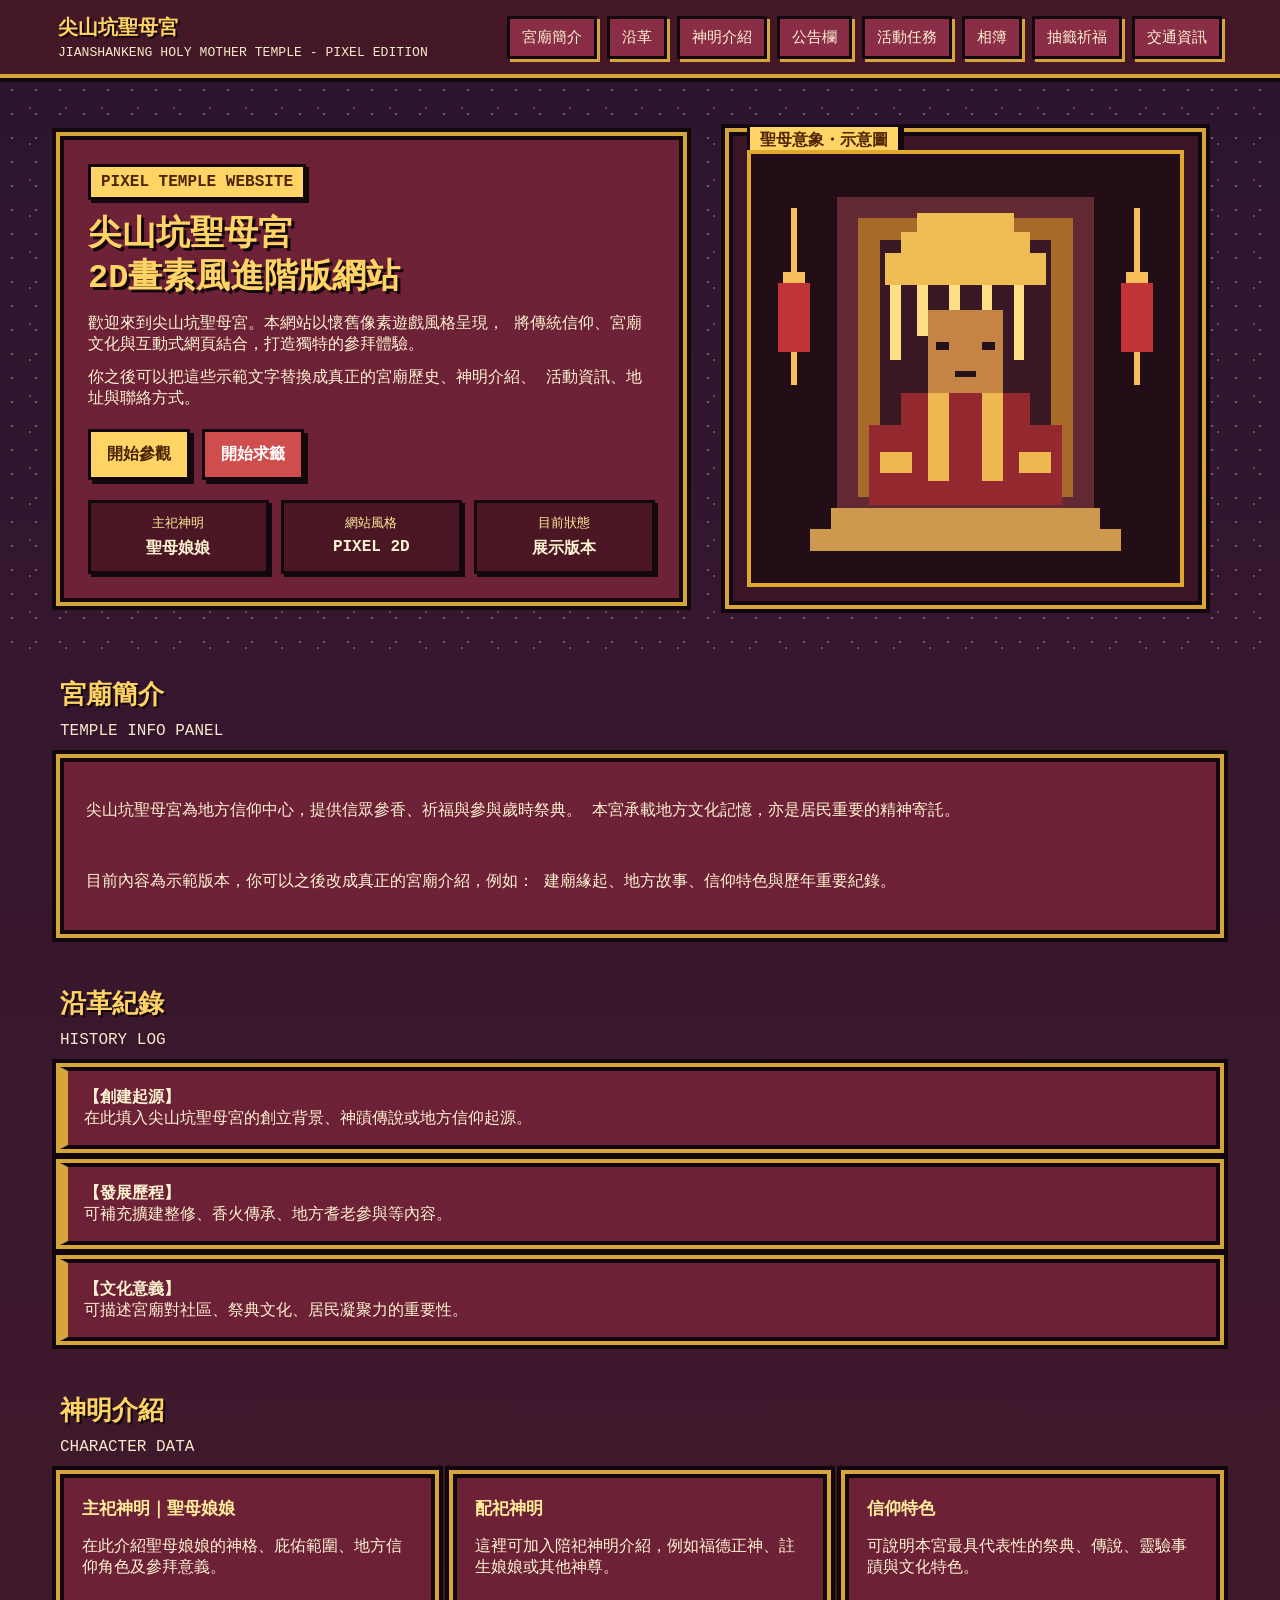
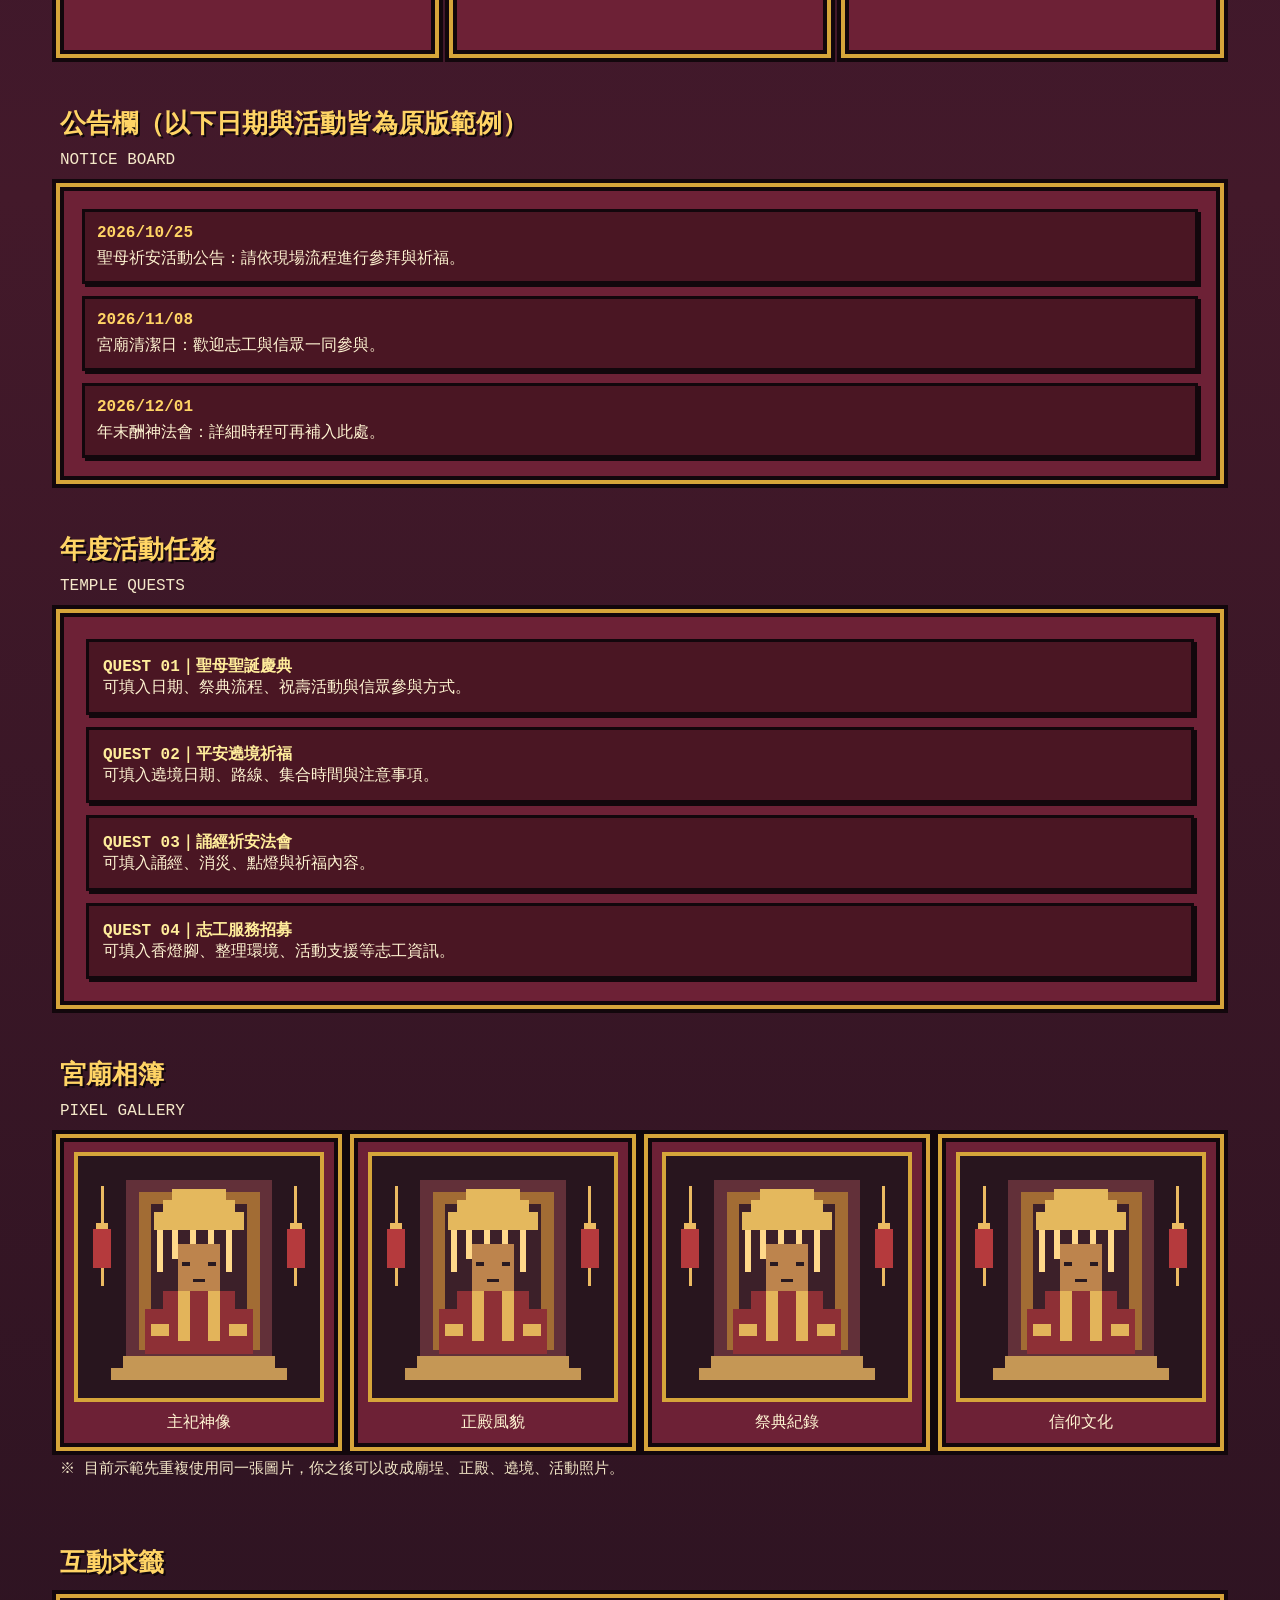
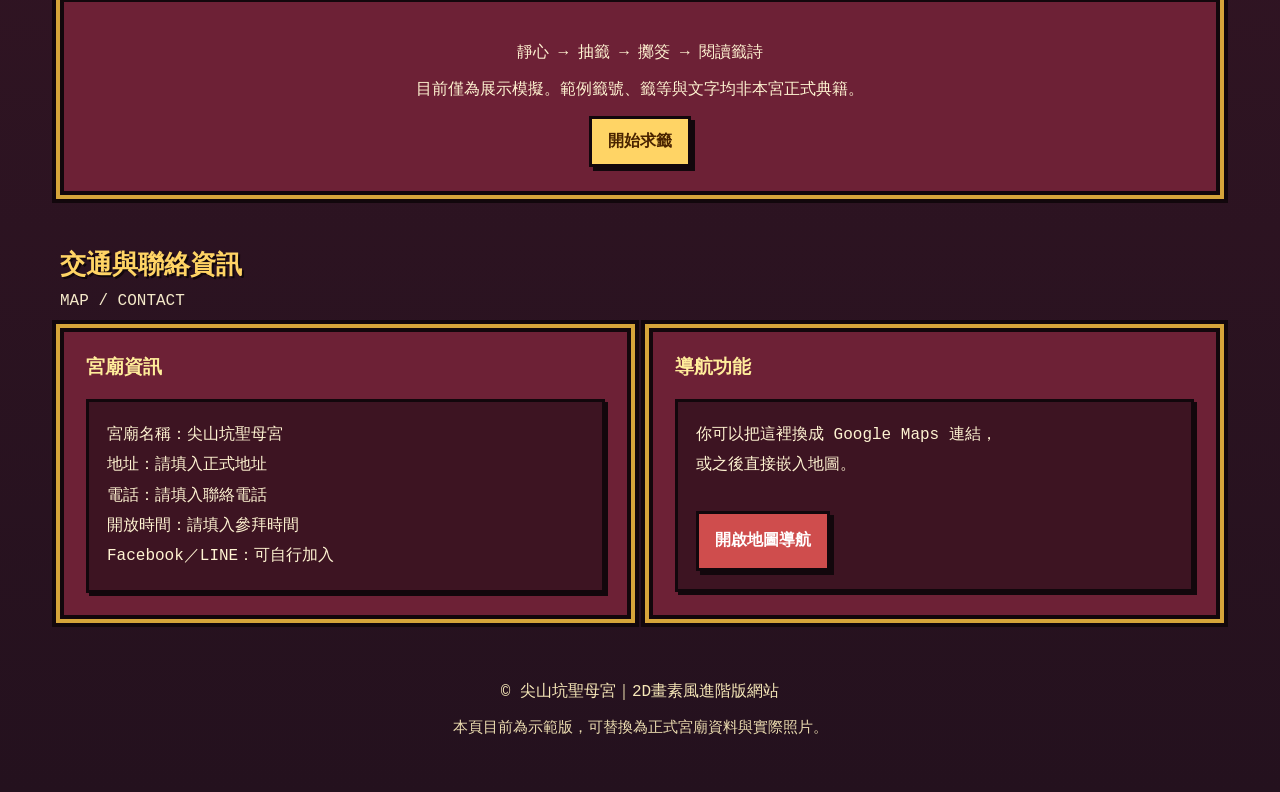
<file: temple-website/index.html>
<!DOCTYPE html>
<html lang="zh-Hant">
<head>
  <meta charset="UTF-8" />
  <meta name="viewport" content="width=device-width, initial-scale=1.0" />
  <title>尖山坑聖母宮｜2D畫素風進階版網站</title>
  <style>
    :root {
      --bg: #1f1020;
      --bg2: #341626;
      --panel: #6d2136;
      --panel2: #4a1623;
      --gold: #ffd465;
      --gold2: #d6a53a;
      --light: #fff4d2;
      --accent: #ffed9b;
      --danger: #cf4d4d;
      --green: #74c27f;
      --shadow: #12070c;
      --sky: #5a2342;
    }

    * {
      box-sizing: border-box;
      image-rendering: pixelated;
      scroll-behavior: smooth;
    }

    body {
      margin: 0;
      color: var(--light);
      font-family: "Courier New", monospace;
      background:
        linear-gradient(to bottom, #2b1430 0%, #43192a 45%, #24111e 100%);
      overflow-x: hidden;
    }

    body::before {
      content: "";
      position: fixed;
      inset: 0;
      pointer-events: none;
      background:
        linear-gradient(rgba(255,255,255,0.03) 50%, transparent 50%);
      background-size: 100% 4px;
      opacity: 0.22;
      z-index: 999;
    }

    a {
      color: inherit;
      text-decoration: none;
    }

    img {
      display: block;
      max-width: 100%;
    }

    .pixel-box {
      border: 4px solid var(--shadow);
      box-shadow:
        0 0 0 4px var(--gold2),
        0 0 0 8px var(--shadow);
      background: var(--panel);
    }

    .pixel-btn {
      display: inline-block;
      background: var(--gold);
      color: #492300;
      border: 3px solid var(--shadow);
      box-shadow: 4px 4px 0 var(--shadow);
      padding: 12px 16px;
      font-weight: bold;
      cursor: pointer;
      transition: transform 0.08s ease;
    }

    .pixel-btn:hover {
      transform: translate(-1px, -1px);
    }

    .pixel-btn.red {
      background: var(--danger);
      color: white;
    }

    .pixel-btn.green {
      background: var(--green);
      color: #11240f;
    }

    .topbar {
      position: sticky;
      top: 0;
      z-index: 50;
      background: #441726;
      border-bottom: 4px solid var(--gold2);
      box-shadow: 0 4px 0 var(--shadow);
    }

    .nav {
      max-width: 1200px;
      margin: 0 auto;
      padding: 14px 18px;
      display: flex;
      align-items: center;
      justify-content: space-between;
      gap: 16px;
      flex-wrap: wrap;
    }

    .brand {
      display: flex;
      flex-direction: column;
      gap: 4px;
    }

    .brand-title {
      color: var(--gold);
      font-size: 1.25rem;
      font-weight: 900;
      text-shadow: 2px 2px 0 var(--shadow);
    }

    .brand-sub {
      font-size: 0.82rem;
      opacity: 0.95;
    }

    .menu-toggle {
      display: none;
      background: var(--danger);
      color: white;
      border: 3px solid var(--shadow);
      box-shadow: 3px 3px 0 var(--gold2);
      padding: 10px 14px;
      cursor: pointer;
      font-weight: bold;
    }

    .menu {
      display: flex;
      gap: 10px;
      flex-wrap: wrap;
    }

    .menu a {
      background: #8a2c46;
      border: 3px solid var(--shadow);
      box-shadow: 3px 3px 0 var(--gold2);
      padding: 8px 12px;
      font-size: 0.95rem;
    }

    .hero-wrap {
      position: relative;
      overflow: hidden;
    }

    .pixel-stars {
      position: absolute;
      inset: 0;
      pointer-events: none;
      opacity: 0.3;
      background-image:
        radial-gradient(#fff4d2 1px, transparent 1px),
        radial-gradient(#ffd465 1px, transparent 1px);
      background-size: 24px 24px, 36px 36px;
      background-position: 0 0, 12px 12px;
    }

    .hero {
      max-width: 1200px;
      margin: 0 auto;
      padding: 36px 20px 28px;
      display: grid;
      grid-template-columns: 1.1fr 0.9fr;
      gap: 28px;
      align-items: center;
      position: relative;
      z-index: 2;
    }

    .hero-left {
      padding: 24px;
      position: relative;
    }

    .chip {
      display: inline-block;
      margin-bottom: 14px;
      background: var(--gold);
      color: #4f2400;
      border: 3px solid var(--shadow);
      box-shadow: 3px 3px 0 var(--shadow);
      padding: 6px 10px;
      font-weight: bold;
    }

    .hero-title {
      font-size: 2.1rem;
      color: var(--gold);
      margin: 0 0 12px;
      text-shadow: 3px 3px 0 var(--shadow);
      line-height: 1.3;
    }

    .hero-desc {
      margin: 12px 0;
      font-size: 1rem;
    }

    .hero-buttons {
      display: flex;
      gap: 12px;
      flex-wrap: wrap;
      margin-top: 20px;
    }

    .status-bar {
      margin-top: 20px;
      display: grid;
      grid-template-columns: repeat(3, 1fr);
      gap: 12px;
    }

    .stat {
      background: var(--panel2);
      padding: 12px;
      border: 3px solid var(--shadow);
      box-shadow: 3px 3px 0 var(--shadow);
      text-align: center;
    }

    .stat .label {
      font-size: 0.8rem;
      color: var(--accent);
      margin-bottom: 6px;
    }

    .stat .value {
      font-size: 1rem;
      font-weight: bold;
    }

    .hero-right {
      padding: 18px;
    }

    .portrait {
      background: #3b1425;
      padding: 14px;
      border: 4px solid var(--shadow);
      box-shadow:
        0 0 0 4px var(--gold2),
        0 0 0 8px var(--shadow);
      position: relative;
    }

    .portrait::before {
      content: "聖母意象・示意圖";
      position: absolute;
      top: -12px;
      left: 14px;
      background: var(--gold);
      color: #4f2400;
      border: 3px solid var(--shadow);
      padding: 3px 10px;
      font-weight: bold;
      box-shadow: 3px 3px 0 var(--shadow);
    }

    .portrait img {
      width: 100%;
      aspect-ratio: 1 / 1;
      object-fit: cover;
      border: 4px solid var(--gold2);
      filter: contrast(1.08) saturate(1.06);
    }

    .section {
      max-width: 1200px;
      margin: 0 auto;
      padding: 26px 20px;
    }

    .section-title {
      color: var(--gold);
      font-size: 1.6rem;
      margin: 0 0 18px;
      text-shadow: 2px 2px 0 var(--shadow);
    }

    .section-sub {
      margin: -8px 0 18px;
      opacity: 0.95;
    }

    .intro-panel {
      padding: 22px;
    }

    .grid-3 {
      display: grid;
      grid-template-columns: repeat(3, 1fr);
      gap: 18px;
    }

    .grid-2 {
      display: grid;
      grid-template-columns: repeat(2, 1fr);
      gap: 18px;
    }

    .card {
      padding: 18px;
      min-height: 180px;
    }

    .card h3 {
      margin-top: 0;
      color: var(--accent);
      margin-bottom: 10px;
      font-size: 1.08rem;
    }

    .timeline {
      display: grid;
      gap: 14px;
    }

    .timeline-item {
      padding: 16px;
      border-left: 8px solid var(--gold2);
    }

    .notice-board {
      padding: 18px;
    }

    .notice-list {
      list-style: none;
      padding: 0;
      margin: 0;
      display: grid;
      gap: 12px;
    }

    .notice-list li {
      background: var(--panel2);
      border: 3px solid var(--shadow);
      box-shadow: 3px 3px 0 var(--shadow);
      padding: 12px;
    }

    .notice-date {
      color: var(--gold);
      font-weight: bold;
      display: inline-block;
      margin-bottom: 6px;
    }

    .gallery {
      display: grid;
      grid-template-columns: repeat(4, 1fr);
      gap: 16px;
    }

    .gallery-item {
      padding: 10px;
      text-align: center;
    }

    .gallery-item img {
      width: 100%;
      aspect-ratio: 1 / 1;
      object-fit: cover;
      border: 4px solid var(--gold2);
      margin-bottom: 10px;
    }

    .quest-panel {
      padding: 22px;
    }

    .quest-list {
      display: grid;
      gap: 12px;
    }

    .quest {
      background: var(--panel2);
      padding: 14px;
      border: 3px solid var(--shadow);
      box-shadow: 3px 3px 0 var(--shadow);
    }

    .quest strong {
      color: var(--accent);
    }

    .blessing-panel {
      padding: 24px;
      text-align: center;
    }

    .blessing-result {
      margin-top: 16px;
      min-height: 60px;
      padding: 14px;
      background: var(--panel2);
      border: 3px solid var(--shadow);
      box-shadow: 3px 3px 0 var(--shadow);
      color: var(--accent);
      font-size: 1rem;
      display: flex;
      align-items: center;
      justify-content: center;
    }

    .map-panel {
      padding: 22px;
    }

    .map-box {
      background: #3d1422;
      border: 3px solid var(--shadow);
      box-shadow: 3px 3px 0 var(--shadow);
      padding: 18px;
      line-height: 1.9;
    }

    .contact-panel {
      padding: 22px;
    }

    .footer {
      max-width: 1200px;
      margin: 0 auto;
      padding: 20px 20px 40px;
      text-align: center;
      color: #f6e7b8;
    }

    .small-note {
      font-size: 0.92rem;
      opacity: 0.95;
    }

    .top-btn {
      position: fixed;
      right: 18px;
      bottom: 18px;
      z-index: 100;
      display: none;
    }

    @media (max-width: 960px) {
      .hero {
        grid-template-columns: 1fr;
      }

      .grid-3 {
        grid-template-columns: 1fr 1fr;
      }

      .gallery {
        grid-template-columns: 1fr 1fr;
      }
    }

    @media (max-width: 720px) {
      .menu-toggle {
        display: inline-block;
      }

      .menu {
        display: none;
        width: 100%;
        flex-direction: column;
        margin-top: 10px;
      }

      .menu.show {
        display: flex;
      }

      .grid-3,
      .grid-2,
      .gallery,
      .status-bar {
        grid-template-columns: 1fr;
      }

      .hero-title {
        font-size: 1.6rem;
      }

      .brand-title {
        font-size: 1.05rem;
      }
    }
  </style>
</head>
<body>
  <header class="topbar">
    <nav class="nav">
      <div class="brand">
        <div class="brand-title">尖山坑聖母宮</div>
        <div class="brand-sub">JIANSHANKENG HOLY MOTHER TEMPLE - PIXEL EDITION</div>
      </div>

      <button class="menu-toggle" id="menuToggle">選單 MENU</button>

      <div class="menu" id="menu">
        <a href="#about">宮廟簡介</a>
        <a href="#history">沿革</a>
        <a href="#deity">神明介紹</a>
        <a href="#notice">公告欄</a>
        <a href="#events">活動任務</a>
        <a href="#gallery">相簿</a>
        <a href="#blessing">抽籤祈福</a>
        <a href="#map">交通資訊</a>
      </div>
    </nav>
  </header>

  <div class="hero-wrap">
    <div class="pixel-stars"></div>

    <section class="hero">
      <div class="hero-left pixel-box">
        <div class="chip">PIXEL TEMPLE WEBSITE</div>
        <h1 class="hero-title">尖山坑聖母宮<br>2D畫素風進階版網站</h1>
        <p class="hero-desc">
          歡迎來到尖山坑聖母宮。本網站以懷舊像素遊戲風格呈現，
          將傳統信仰、宮廟文化與互動式網頁結合，打造獨特的參拜體驗。
        </p>
        <p class="hero-desc">
          你之後可以把這些示範文字替換成真正的宮廟歷史、神明介紹、
          活動資訊、地址與聯絡方式。
        </p>

        <div class="hero-buttons">
          <a class="pixel-btn" href="#about">開始參觀</a>
          <a class="pixel-btn red" href="fortune.html">開始求籤</a>
        </div>

        <div class="status-bar">
          <div class="stat">
            <div class="label">主祀神明</div>
            <div class="value">聖母娘娘</div>
          </div>
          <div class="stat">
            <div class="label">網站風格</div>
            <div class="value">PIXEL 2D</div>
          </div>
          <div class="stat">
            <div class="label">目前狀態</div>
            <div class="value">展示版本</div>
          </div>
        </div>
      </div>

      <div class="hero-right">
        <div class="portrait">
          <img src="deity.svg" alt="尖山坑聖母宮主祀神像">
        </div>
      </div>
    </section>
  </div>

  <section class="section" id="about">
    <h2 class="section-title">宮廟簡介</h2>
    <p class="section-sub">TEMPLE INFO PANEL</p>
    <div class="intro-panel pixel-box">
      <p>
        尖山坑聖母宮為地方信仰中心，提供信眾參香、祈福與參與歲時祭典。
        本宮承載地方文化記憶，亦是居民重要的精神寄託。
      </p>
      <br>
      <p>
        目前內容為示範版本，你可以之後改成真正的宮廟介紹，例如：
        建廟緣起、地方故事、信仰特色與歷年重要紀錄。
      </p>
    </div>
  </section>

  <section class="section" id="history">
    <h2 class="section-title">沿革紀錄</h2>
    <p class="section-sub">HISTORY LOG</p>
    <div class="timeline">
      <div class="timeline-item pixel-box">
        <strong>【創建起源】</strong><br>
        在此填入尖山坑聖母宮的創立背景、神蹟傳說或地方信仰起源。
      </div>
      <div class="timeline-item pixel-box">
        <strong>【發展歷程】</strong><br>
        可補充擴建整修、香火傳承、地方耆老參與等內容。
      </div>
      <div class="timeline-item pixel-box">
        <strong>【文化意義】</strong><br>
        可描述宮廟對社區、祭典文化、居民凝聚力的重要性。
      </div>
    </div>
  </section>

  <section class="section" id="deity">
    <h2 class="section-title">神明介紹</h2>
    <p class="section-sub">CHARACTER DATA</p>
    <div class="grid-3">
      <div class="card pixel-box">
        <h3>主祀神明｜聖母娘娘</h3>
        <p>
          在此介紹聖母娘娘的神格、庇佑範圍、地方信仰角色及參拜意義。
        </p>
      </div>
      <div class="card pixel-box">
        <h3>配祀神明</h3>
        <p>
          這裡可加入陪祀神明介紹，例如福德正神、註生娘娘或其他神尊。
        </p>
      </div>
      <div class="card pixel-box">
        <h3>信仰特色</h3>
        <p>
          可說明本宮最具代表性的祭典、傳說、靈驗事蹟與文化特色。
        </p>
      </div>
    </div>
  </section>

  <section class="section" id="notice">
    <h2 class="section-title">公告欄（以下日期與活動皆為原版範例）</h2>
    <p class="section-sub">NOTICE BOARD</p>
    <div class="notice-board pixel-box">
      <ul class="notice-list">
        <li>
          <span class="notice-date">2026/10/25</span><br>
          聖母祈安活動公告：請依現場流程進行參拜與祈福。
        </li>
        <li>
          <span class="notice-date">2026/11/08</span><br>
          宮廟清潔日：歡迎志工與信眾一同參與。
        </li>
        <li>
          <span class="notice-date">2026/12/01</span><br>
          年末酬神法會：詳細時程可再補入此處。
        </li>
      </ul>
    </div>
  </section>

  <section class="section" id="events">
    <h2 class="section-title">年度活動任務</h2>
    <p class="section-sub">TEMPLE QUESTS</p>
    <div class="quest-panel pixel-box">
      <div class="quest-list">
        <div class="quest">
          <strong>QUEST 01｜聖母聖誕慶典</strong><br>
          可填入日期、祭典流程、祝壽活動與信眾參與方式。
        </div>
        <div class="quest">
          <strong>QUEST 02｜平安遶境祈福</strong><br>
          可填入遶境日期、路線、集合時間與注意事項。
        </div>
        <div class="quest">
          <strong>QUEST 03｜誦經祈安法會</strong><br>
          可填入誦經、消災、點燈與祈福內容。
        </div>
        <div class="quest">
          <strong>QUEST 04｜志工服務招募</strong><br>
          可填入香燈腳、整理環境、活動支援等志工資訊。
        </div>
      </div>
    </div>
  </section>

  <section class="section" id="gallery">
    <h2 class="section-title">宮廟相簿</h2>
    <p class="section-sub">PIXEL GALLERY</p>
    <div class="gallery">
      <div class="gallery-item pixel-box">
        <img src="deity.svg" alt="主祀神像">
        <div>主祀神像</div>
      </div>
      <div class="gallery-item pixel-box">
        <img src="deity.svg" alt="正殿風貌">
        <div>正殿風貌</div>
      </div>
      <div class="gallery-item pixel-box">
        <img src="deity.svg" alt="祭典紀錄">
        <div>祭典紀錄</div>
      </div>
      <div class="gallery-item pixel-box">
        <img src="deity.svg" alt="信仰文化">
        <div>信仰文化</div>
      </div>
    </div>
    <p class="small-note" style="margin-top: 12px;">
      ※ 目前示範先重複使用同一張圖片，你之後可以改成廟埕、正殿、遶境、活動照片。
    </p>
  </section>

  <section class="section" id="blessing"><h2 class="section-title">互動求籤</h2><div class="blessing-panel pixel-box"><p>靜心 → 抽籤 → 擲筊 → 閱讀籤詩</p><p>目前僅為展示模擬。範例籤號、籤等與文字均非本宮正式典籍。</p><a class="pixel-btn" href="fortune.html">開始求籤</a></div></section>

  <section class="section" id="map">
    <h2 class="section-title">交通與聯絡資訊</h2>
    <p class="section-sub">MAP / CONTACT</p>
    <div class="grid-2">
      <div class="map-panel pixel-box">
        <h3 style="color: var(--accent); margin-top: 0;">宮廟資訊</h3>
        <div class="map-box">
          宮廟名稱：尖山坑聖母宮<br>
          地址：請填入正式地址<br>
          電話：請填入聯絡電話<br>
          開放時間：請填入參拜時間<br>
          Facebook／LINE：可自行加入
        </div>
      </div>

      <div class="contact-panel pixel-box">
        <h3 style="color: var(--accent); margin-top: 0;">導航功能</h3>
        <div class="map-box">
          你可以把這裡換成 Google Maps 連結，<br>
          或之後直接嵌入地圖。
          <br><br>
          <a class="pixel-btn red" href="https://maps.google.com" target="_blank">
            開啟地圖導航
          </a>
        </div>
      </div>
    </div>
  </section>

  <footer class="footer">
    <p>© 尖山坑聖母宮｜2D畫素風進階版網站</p>
    <p class="small-note">本頁目前為示範版，可替換為正式宮廟資料與實際照片。</p>
  </footer>

  <button class="pixel-btn top-btn" id="topBtn">TOP</button>

  <script>
    const menuToggle = document.getElementById("menuToggle");
    const menu = document.getElementById("menu");
    const topBtn = document.getElementById("topBtn");

    menuToggle.addEventListener("click", () => {
      menu.classList.toggle("show");
    });

    window.addEventListener("scroll", () => {
      if (window.scrollY > 300) {
        topBtn.style.display = "inline-block";
      } else {
        topBtn.style.display = "none";
      }
    });

    topBtn.addEventListener("click", () => {
      window.scrollTo({
        top: 0,
        behavior: "smooth"
      });
    });
  </script>
</body>
</html>
</file>
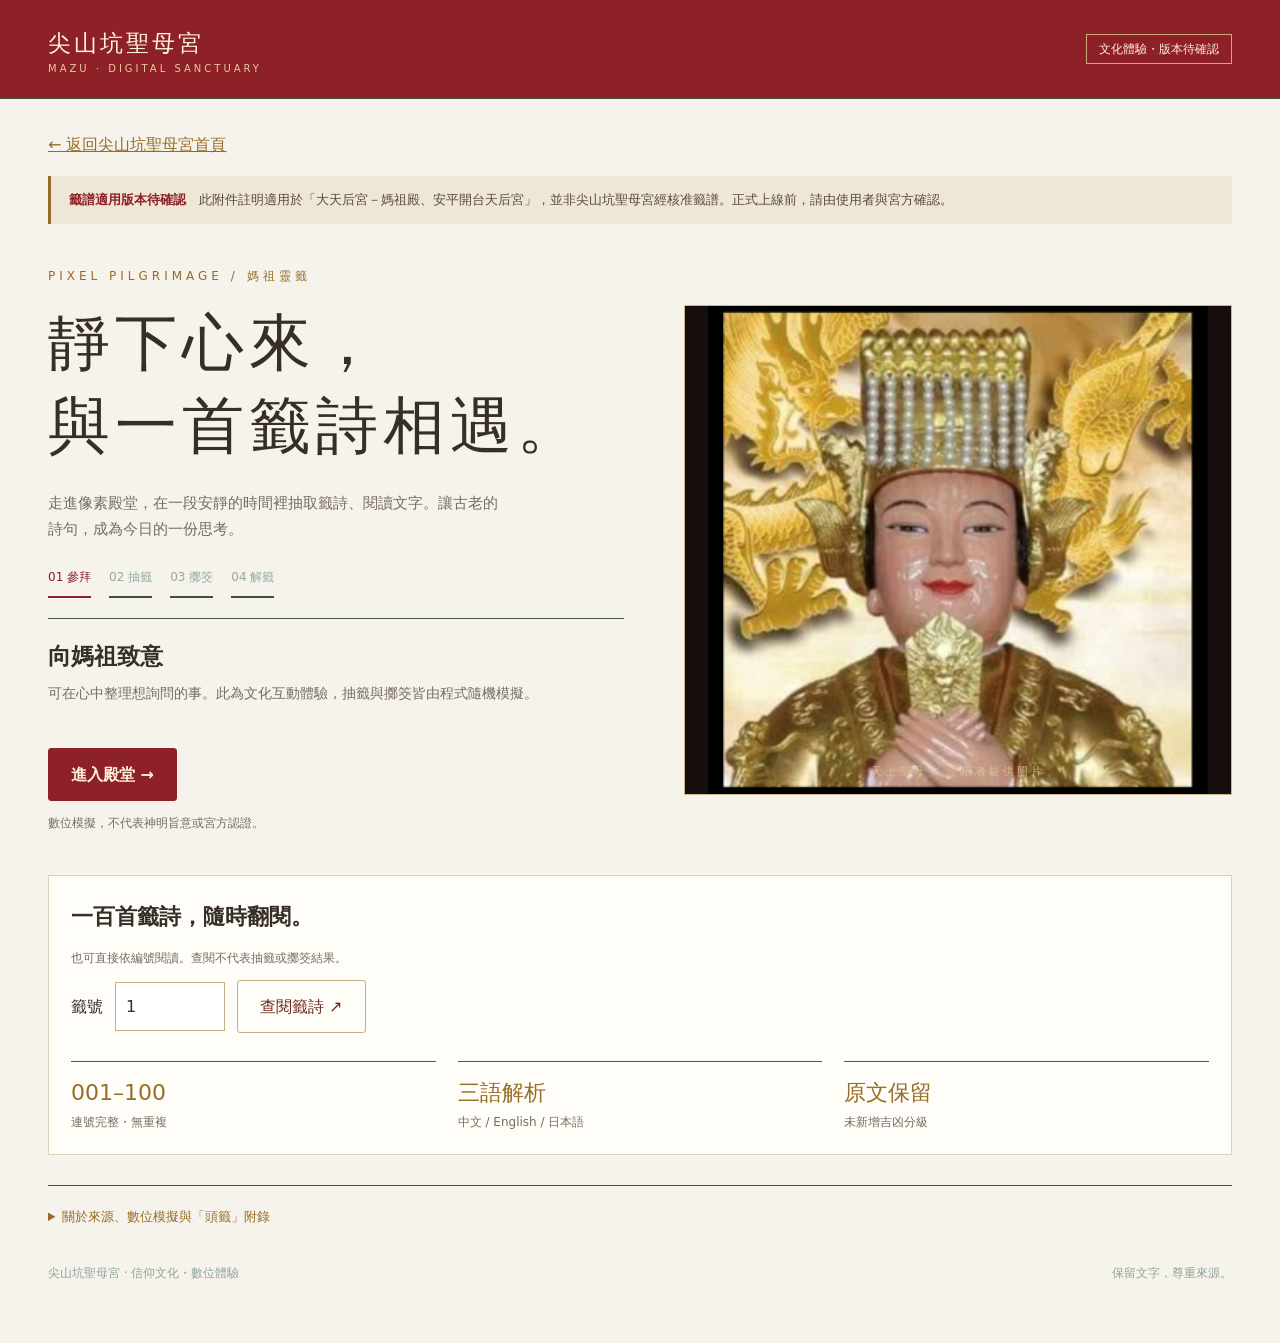
<file: 媽祖籤互動網站/index.html>
<!doctype html>
<html lang="zh-Hant"><head><meta charset="utf-8"><meta name="viewport" content="width=device-width,initial-scale=1"><meta name="theme-color" content="#172a2a"><title>尖山坑聖母宮｜媽祖靈籤・數位體驗</title>
<style>
:root{--bg:#111f21;--panel:#1b3030;--gold:#e6bc70;--ink:#f5e8cd;--muted:#b8c6bd;--red:#ad4a3d}*{box-sizing:border-box}body{margin:0;background:var(--bg);color:var(--ink);font-family:system-ui,-apple-system,"Microsoft JhengHei",sans-serif;line-height:1.7}button,input{font:inherit}button{cursor:pointer;border:1px solid #6f7a62;background:#233b38;color:var(--ink);padding:12px 22px;box-shadow:3px 3px 0 #091818;min-height:48px}button:hover{background:#35524a}button:focus-visible,input:focus-visible,summary:focus-visible,a:focus-visible{outline:3px solid var(--gold);outline-offset:4px}button:disabled{opacity:.5;cursor:wait}.primary{background:var(--gold);color:#202a24;border-color:var(--gold);font-weight:750}.primary:hover{background:#f3d598}a{color:var(--gold)}header{max-width:1240px;margin:auto;padding:24px 28px;display:flex;justify-content:space-between;align-items:center;border-bottom:1px solid #455143}.brand{font-family:serif;font-size:23px;letter-spacing:3px}.brand small{display:block;color:var(--muted);font:10px system-ui;letter-spacing:3px}.badge{font-size:12px;border:1px solid #746f4e;padding:4px 12px;color:var(--gold)}main{max-width:1240px;margin:auto;padding:32px 28px 60px}.notice{background:#2a342e;border-left:3px solid var(--gold);padding:13px 18px;font-size:13px;color:#dfdac1}.notice strong{color:var(--gold)}.hero{display:grid;grid-template-columns:1.05fr 1fr;gap:60px;align-items:center;margin:42px 0}.eyebrow{font-size:12px;color:var(--gold);letter-spacing:4px}h1{font-family:serif;font-size:clamp(36px,5vw,62px);line-height:1.35;letter-spacing:5px;margin:15px 0 22px;font-weight:500}.intro{color:var(--muted);font-size:15px;max-width:450px}.scene{position:relative;background:#112626;border:1px solid #59624b;box-shadow:8px 8px 0 #0b1719;overflow:hidden;aspect-ratio:1.12}.scene svg{width:100%;height:100%;display:block;image-rendering:pixelated}.scene-label{position:absolute;bottom:12px;width:100%;text-align:center;font-size:11px;letter-spacing:3px;color:#d8be8b}.steps{display:flex;list-style:none;padding:0;margin:25px 0 20px;gap:18px;color:#94a99f;font-size:12px}.steps li{border-bottom:2px solid #3d5148;padding-bottom:8px}.steps li.active{color:var(--gold);border-color:var(--gold)}.actionbox{border-top:1px solid #4a5a48;padding-top:18px}.actionbox h2{font-family:serif;font-size:23px;margin:0 0 6px}.actionbox p{color:var(--muted);font-size:14px;margin:6px 0 18px;min-height:48px}.controls{display:flex;gap:12px;flex-wrap:wrap}.quiet{background:transparent;box-shadow:none}.small{font-size:12px;color:var(--muted)}.objects{display:flex;justify-content:center;align-items:center;height:96px;gap:18px;margin-bottom:15px}.cup{position:relative;width:60px;height:66px;background:#9f4438;border:5px solid #d49450;box-shadow:5px 4px 0 #0b1918;margin-top:20px;display:flex;align-items:center;justify-content:center;color:#ffe3a0;font-family:serif;font-size:25px}.cup:before{content:"";position:absolute;width:8px;height:36px;background:#e4bf77;left:6px;top:-38px;box-shadow:15px -5px #d0a25b,30px 3px #f3d08e}.block{width:60px;height:30px;border-radius:60px 60px 8px 8px;border:3px solid #f0b56d;background:#ad4a3d;box-shadow:3px 4px #0b1918;transform:rotate(-22deg)}.block.flat{border-radius:7px;background:#eac28c}.block:nth-child(2){transform:rotate(22deg)}.shake .cup{animation:shake .16s infinite alternate}.toss .block{animation:flip .32s infinite linear}@keyframes shake{to{transform:rotate(14deg) translateX(7px)}}@keyframes flip{to{transform:translateY(-30px) rotate(360deg)}}.result{background:#f2e6c9;color:#283c36;padding:30px 38px;border:6px double #b58a4b;box-shadow:8px 8px 0 #091818;margin-top:35px}.resulttop{display:flex;justify-content:space-between;align-items:center;gap:12px;border-bottom:1px solid #c2ad83;padding-bottom:16px}.result h2{margin:0;font-family:serif;font-size:30px}.result .seal{color:#934436;border:1px solid #934436;padding:3px 8px;font-size:12px}.tabs{display:flex;flex-wrap:wrap;gap:8px;margin:22px 0}.tabs button{color:#344239;background:transparent;border-color:#9e9e7b;box-shadow:none;padding:8px 15px}.tabs button[aria-pressed="true"]{background:#29433d;color:#fff2d4}.poem{font-family:serif;font-size:clamp(21px,3.5vw,29px);line-height:2;white-space:pre-wrap;overflow-wrap:anywhere;max-width:720px;letter-spacing:2px}.translation{font-size:18px;line-height:1.95;white-space:pre-wrap;overflow-wrap:anywhere;max-width:850px;min-height:110px}.result footer{font-size:12px;color:#666c55;border-top:1px solid #c2ad83;padding-top:15px;margin-top:25px}.library{border:1px solid #4b5c4b;padding:22px;margin-top:35px}.library h2{font-family:serif;font-size:22px;margin:0 0 8px}.library input{width:110px;background:#0f2424;border:1px solid #748365;color:var(--ink);padding:10px}.library form{display:flex;align-items:center;gap:12px;flex-wrap:wrap}.facts{display:grid;grid-template-columns:repeat(3,1fr);gap:22px;margin-top:28px}.facts div{border-top:1px solid #4b5c4b;padding-top:12px}.facts b{font-size:22px;color:var(--gold);font-weight:400}.facts span{display:block;font-size:12px;color:var(--muted)}details{margin-top:30px;border-top:1px solid #455143;padding-top:20px;font-size:13px;color:var(--muted)}summary{cursor:pointer;color:var(--gold)}.pagefooter{margin-top:35px;color:#90a398;font-size:12px;display:flex;justify-content:space-between;gap:15px;flex-wrap:wrap}[hidden]{display:none!important}@media(max-width:760px){header{padding:18px}.brand{font-size:19px}.badge{font-size:10px;padding:4px 7px}main{padding:20px 18px 40px}.hero{grid-template-columns:1fr;gap:30px;margin-top:28px}.scene{max-width:460px;width:100%;margin:auto;aspect-ratio:1.3}.hero-copy{order:2}h1{font-size:38px;margin-top:10px}.steps{gap:15px}.result{padding:20px 16px}.result h2{font-size:25px}.resulttop{align-items:flex-start}.facts{gap:12px}.facts b{font-size:19px}.tabs button{padding:8px 12px}.notice{font-size:12px}}@media(prefers-reduced-motion:reduce){*{animation:none!important;scroll-behavior:auto!important}}
</style><style>:root{--bg:#f6f3ed;--panel:#fffdf8;--gold:#966d26;--ink:#382e29;--muted:#776c60;--red:#8e2028}body{background:#f6f3ed}header{background:#8e2028;color:#fff4df;max-width:none;padding:24px max(24px,calc((100vw - 1184px)/2))}.brand{font-family:serif}.brand small{color:#e4c99f}.badge{color:#fff1d2;border-color:#caab76}.notice{background:#eee6d7;color:#5b4b37}.notice strong{color:#8e2028}button{background:#fffdf7;color:#6c291f;border-color:#c7af87;box-shadow:none;border-radius:3px}button:hover{background:#eee2cd}.primary{background:#8e2028;color:#fff4df;border-color:#8e2028}.primary:hover{background:#6e1820}.scene,.result{box-shadow:none;border-color:#ccb68b}.scene{background:#241912}.result{background:#fffdf5}.library{background:#fffdf7;border-color:#ded2bd}.library input{background:white;color:#382e29;border-color:#c7af87}.steps li.active{color:#8e2028;border-color:#8e2028}.scene img{image-rendering:auto}.cup,.block{box-shadow:none}.pagefooter{border-color:#ddd0b8}.result footer{color:#74654c}</style></head><body>
<header><div class="brand">尖山坑聖母宮<small>MAZU · DIGITAL SANCTUARY</small></div><span class="badge">文化體驗・版本待確認</span></header>
<main><nav aria-label="返回主網站" style="margin-bottom:18px"><a href="../尖山坑聖母宮-完整整合版.html">← 返回尖山坑聖母宮首頁</a></nav><aside class="notice"><strong>籤譜適用版本待確認</strong>　此附件註明適用於「大天后宮－媽祖殿、安平開台天后宮」，並非尖山坑聖母宮經核准籤譜。正式上線前，請由使用者與宮方確認。</aside>
<section class="hero"><div class="hero-copy"><div class="eyebrow">PIXEL PILGRIMAGE / 媽祖靈籤</div><h1>靜下心來，<br>與一首籤詩相遇。</h1><p class="intro">走進像素殿堂，在一段安靜的時間裡抽取籤詩、閱讀文字。讓古老的詩句，成為今日的一份思考。</p>
<ol class="steps" aria-label="體驗流程"><li class="active">01 參拜</li><li>02 抽籤</li><li>03 擲筊</li><li>04 解籤</li></ol>
<div class="actionbox"><h2 id="stage-title">向媽祖致意</h2><p id="status" role="status" aria-live="polite">可在心中整理想詢問的事。此為文化互動體驗，抽籤與擲筊皆由程式隨機模擬。</p><div id="objects" class="objects" hidden><div id="cup" class="cup">籤</div><div id="blocks" hidden><div class="block"></div><div class="block"></div></div></div><div class="controls"><button id="action" class="primary">進入殿堂 →</button><button id="reset" class="quiet" hidden>重新開始</button></div><div class="small" style="margin-top:12px">數位模擬，不代表神明旨意或宮方認證。</div></div></div>
<div class="scene" aria-label="天上聖母神像照片"><img src="[data-uri]" alt="使用者提供的天上聖母神像照片" style="width:100%;height:100%;object-fit:contain;image-rendering:auto;background:#160e0c"><div class="scene-label">天上聖母 · 使用者提供照片</div></div></section>
<section id="result" class="result" hidden aria-labelledby="result-title"><div class="resulttop"><div><div style="font-size:11px;letter-spacing:3px">MAZU ORACLE / 籤詩典藏</div><h2 id="result-title" tabindex="-1"></h2></div><span id="result-mode" class="seal"></span></div><div class="tabs" aria-label="選擇文字語言"><button data-lang="original" aria-pressed="true">籤詩原文</button><button data-lang="zh" aria-pressed="false">中文白話</button><button data-lang="en" aria-pressed="false">English</button><button data-lang="ja" aria-pressed="false">日本語</button></div><div id="reading" class="poem" lang="zh-Hant"></div><footer>文字依上傳 ODT 原樣收錄，未另加吉凶等級。來源適用廟宇：大天后宮－媽祖殿、安平開台天后宮。<br>本頁為待確認版本，非尖山坑聖母宮核准籤譜。</footer></section>
<section class="library"><h2>一百首籤詩，隨時翻閱。</h2><p class="small">也可直接依編號閱讀。查閱不代表抽籤或擲筊結果。</p><form id="lookup"><label for="number">籤號</label><input id="number" type="number" min="1" max="100" step="1" value="1" required><button type="submit">查閱籤詩 ↗</button></form><div class="facts"><div><b>001–100</b><span>連號完整・無重複</span></div><div><b>三語解析</b><span>中文 / English / 日本語</span></div><div><b>原文保留</b><span>未新增吉凶分級</span></div></div></section>
<details><summary>關於來源、數位模擬與「頭籤」附錄</summary><p>來源：編號2_100首媽祖籤_籤詩解析翻譯_中英日文_修.odt。第 1–100 籤四欄皆有內容；此為欄位完整性核對，不代表翻譯或內容經宮方審定。原有錯字、缺空格及標點均不擅自修改。</p><p>此示範從 1–100 等機率取籤；每次擲筊獨立模擬兩個面各 50% 的結果：一平一凸為聖筊（50%）、兩平為笑筊（25%）、兩凸為陰筊（25%）。一個聖筊即可開啟籤詩，笑筊或陰筊則重新抽籤。此為網站示範流程，並非聲稱符合任何宮廟的正式儀式或實際筊杯機率。</p><p>文件另有「頭籤」，沒有數字編號、獨立籤詩原文與日語解析，因此保留附錄，不納入抽籤池。</p><div id="extra"></div><p>神像照片由使用者提供。網站不收集提問內容，所有互動均在您的瀏覽器內執行。</p></details>
<div class="pagefooter"><span>尖山坑聖母宮 · 信仰文化・數位體驗</span><span>保留文字，尊重來源。</span></div></main>
<noscript>請啟用 JavaScript 以使用抽籤與語言切換；亦可直接閱讀隨附的籤詩資料 JSON。</noscript>
<script id="fortune-data" type="application/json">{
  "source_file": "編號2_100首媽祖籤_籤詩解析翻譯_中英日文_修.odt",
  "source_sha256": "1640e1a46f275c9434cac68b65543f0d06034d7e90ead104913ed5f69b895595",
  "source_temples": [
    "大天后宮－媽祖殿",
    "安平開台天后宮"
  ],
  "approval_status": "未經確認適用於尖山坑聖母宮；非本宮核准籤譜",
  "records": [
    {
      "number": 1,
      "source_number_and_poem": "1. 曉日瞳瞳萬象融\n河清海晏慶年豐\n生逢盛世真歡樂\n好把心田作化工",
      "original": "曉日瞳瞳萬象融\n河清海晏慶年豐\n生逢盛世真歡樂\n好把心田作化工",
      "zh": "此籤表示要得籤者凡事稱心如意，把握此次良機，勇往直前，去實現目標，可以拭目以待，成功歡樂的到來。",
      "en": "All is shaping up as you would wish, so grasp this good opportunity and press ahead boldly toward your goal. Success and happiness will come to you if you persevere. ",
      "ja": "万事思い通りです。好機を逃さずに前進し、願いを叶えましょう。成功の喜びが期待できます。",
      "source_row": 3
    },
    {
      "number": 2,
      "source_number_and_poem": "2. 臣報君恩子報親\n五倫無愧感神明\n一帆順境憑君去\n災難消除福祿生",
      "original": "臣報君恩子報親\n五倫無愧感神明\n一帆順境憑君去\n災難消除福祿生",
      "zh": "此籤表示停滯已久的運勢已轉好，如果現在有計劃或籌謀，不必猶豫不決，可以勇往直前了，如有好好把握，成功必屬於你。",
      "en": "Things are finally looking up for you after what seems like an extended holding pattern. Do not hesitate if you already have a plan. Charge forward, and success will be yours for the taking. ",
      "ja": "長く滞っていた運気は好転しました。今の計画や構想は、躊躇せず進めましょう。好機を捉えれば、必ずや成功します。",
      "source_row": 4
    },
    {
      "number": 3,
      "source_number_and_poem": "3. 前生結下好姻緣\n今日相逢赤線牽\n多福多男並多壽\n一門喜慶此為先",
      "original": "前生結下好姻緣\n今日相逢赤線牽\n多福多男並多壽\n一門喜慶此為先",
      "zh": "此籤表示時運已到，凡事均唾手可得，這都是多年來努力積德行善的成果，喜事連連，應好好珍惜。",
      "en": "Your lucky time has come. Everything is ready to fall into your hands. This is the fruit of many years’ hard work and good deeds. Happy events will follow one after another, and you should cherish them well.\n",
      "ja": "好運の到来です。長年努力してきた善行が報われ、万事思い通りに運びます。次々に舞込む吉を大切にしましょう。",
      "source_row": 5
    },
    {
      "number": 4,
      "source_number_and_poem": "4. 喜逢春令雨沾濡\n草木萌芽正及時\n志士經商皆得意\n農夫多黍女多絲",
      "original": "喜逢春令雨沾濡\n草木萌芽正及時\n志士經商皆得意\n農夫多黍女多絲",
      "zh": "此籤表示得籤者多年的努力已在今年奏效了，過去不如意已成往事，現在已走上順遂的路，但不能因此而自傲或自滿，更應該感謝上天的恩賜，廣植善果，這樣才能持久下去。",
      "en": "All your hard work of many years is paying off this year. Disappointments are a thing of the past, and now you are upon a smooth path. But you must not let this make you proud or self-satisfied. You need to thank heaven for its favor, and cultivate more good karma, for this situation to persist. ",
      "ja": "長年の努力が今年報われます。これまでの不如意は過去のもの。今後は順調です。しかし驕り高ぶってはいけません。神の恩恵に感謝し、善徳を積んでいかなければなりません。",
      "source_row": 6
    },
    {
      "number": 5,
      "source_number_and_poem": "5. 却喜東風一夜催\n萬花萬卉各爭開\n黃金台上逢知己\n酌酒看花意氣恢",
      "original": "却喜東風一夜催\n萬花萬卉各爭開\n黃金台上逢知己\n酌酒看花意氣恢",
      "zh": "此籤提醒得籤者，所求的事要成功順利，是需要集眾人之力才能完成，不要獨斷獨行，不聽勸告而錯失機會。",
      "en": "This is a reminder that the smooth achievement of what you seek requires the effort of many. Do not decide and act alone. If you do not listen to advice, opportunity will be lost.  ",
      "ja": "物事は順調に成功となりますが、人々の力が必要です。独断独行で忠告を聞かなければ機会を逸します。",
      "source_row": 7
    },
    {
      "number": 6,
      "source_number_and_poem": "6. 造物由來總好生\n君今求我說分明\n西風凜冽東風煖\n自把存心仔細評",
      "original": "造物由來總好生\n君今求我說分明\n西風凜冽東風煖\n自把存心仔細評",
      "zh": "此籤告誡得籤者，要走光明大道，取之有義、光明磊落，更不宜有求非份之財的妄想，如果違背天理道義，後果是不堪設想的。",
      "en": "You need to follow the path of light, be righteous and straightforward, not deludedly yearn for riches without working to earn them. If you violate heavenly morality, the consequences will be too dreadful to imagine. ",
      "ja": "明るい前途を歩みたいならば、不正をせず、公明正大であることです。分不相応の財を持とうとするのは天の理に悖り、不安な先行きしかありません。",
      "source_row": 8
    },
    {
      "number": 7,
      "source_number_and_poem": "7. 滿目風雲咫尺迷\n胡為惘惘欲何之\n不如急把船頭轉\n省得狂波破膽時",
      "original": "滿目風雲咫尺迷\n胡為惘惘欲何之\n不如急把船頭轉\n省得狂波破膽時",
      "zh": "此籤表示凡事不利，現在如果有任何的計劃最好暫時擱住，不宜往前，現在不可多做妄想，凡事宜保守，並多作作善積德。",
      "en": "If you have any plans, you’d best put them on hold for now, because all is unfavorable for going ahead with them. For now, do not hold on to vain hopes, be conservative in everything, and increase virtuous actions to accumulate merit. ",
      "ja": "何事においても不利です。計画などは一旦停止するのが上策です。あれこれ考えず、守りに入ってより多くの善徳を積みましょう。",
      "source_row": 9
    },
    {
      "number": 8,
      "source_number_and_poem": "8. 積德如君幾十年\n何須禮拜問神仙\n一帆順境誰能及\n利有攸往涉大川",
      "original": "積德如君幾十年\n何須禮拜問神仙\n一帆順境誰能及\n利有攸往涉大川",
      "zh": "此籤表示得籤者所求之事都能稱心順利，若現在有遇到困境，不要放棄，繼續去做就有會有如意的結果。",
      "en": "All you ask for can be satisfied smoothly. Don’t give up if you encounter difficulty. Persevere and you can gain the results you wish for. ",
      "ja": "万事順調に運びます。苦境にあっても、諦めずに努力し続ければ、思い通りの結果が生まれます。",
      "source_row": 10
    },
    {
      "number": 9,
      "source_number_and_poem": "9. 世事怎能獲萬全\n總憑一點好心田\n吉凶禍福惟人召\n我本無私亦不偏",
      "original": "世事怎能獲萬全\n總憑一點好心田\n吉凶禍福惟人召\n我本無私亦不偏",
      "zh": "此籤表示心態會影響結果，有因必有果，有果必有因，心存良善的心，自然會造就好的運氣。",
      "en": "Attitude influences the outcome of things. Every effect must have a cause, and every cause must have an effect. If you stay good in heart, you will naturally earn good fortune.",
      "ja": "結果は心がけ次第です。原因あって結果あり、結果に原因あり。善の心があれば、好運が呼び込まれます。",
      "source_row": 11
    },
    {
      "number": 10,
      "source_number_and_poem": "10. 泰極否來汝不知\n尋環往復道無私\n回思昔日風光好\n却悔今朝禱告遲",
      "original": "泰極否來汝不知\n尋環往復道無私\n回思昔日風光好\n却悔今朝禱告遲",
      "zh": "此籤表示事情發展到一定程度，就會轉化到它的對立面，好事會變壞事，這也是自然的規律，也可以說是命運。此時只要好好覺悟，多多反省，並向所膜拜的神明禱告，懺悔，或許有轉變的時候。",
      "en": "When matters develop to a certain point, reversal will occur, with good becoming bad. Such is the law of nature, which can also be called fate. At a time like this, as long as you reflect well, look more deeply into yourself, pray to your deities, and are penitent, perhaps it may be a time of transformation.",
      "ja": "物事が一定程度に達せば、反対側に流れていきます。吉が凶へと転じるのは自然の理であり、命運でもあります。しっかりと自覚して反省し、神の前で祈り、懺悔すれば、あるいは変化が訪れるかもしれません。",
      "source_row": 12
    },
    {
      "number": 11,
      "source_number_and_poem": "11. 驚風駭浪失西東\n一盞神燈照碧空\n急向前途求解脫\n上靝憫惻是愚蒙",
      "original": "驚風駭浪失西東\n一盞神燈照碧空\n急向前途求解脫\n上靝憫惻是愚蒙",
      "zh": "此籤表示得籤者目前需等待時機，時候到了自然就會有機會和兆頭出現，或許可獲得貴人得幫助，也勸勉得籤者要懂得自我反省和檢討。",
      "en": "You need to bide your time for now. Opportunity and portent will naturally appear when the time is right, or else you may receive the help of a benefactor. Be advised, as well, to grasp self-reflection and self-examination. ",
      "ja": "今は時機を待ちましょう。時が来れば機会や兆しは自ずから現れますし、救いの手が差し伸べられます。反省を忘れないようにしましょう。",
      "source_row": 13
    },
    {
      "number": 12,
      "source_number_and_poem": "12. 汝曹遂未泛重洋\n順意遊行自主張\n得利須知尋退步\n免數失足悔難當",
      "original": "汝曹遂未泛重洋\n順意遊行自主張\n得利須知尋退步\n免數失足悔難當",
      "zh": "此籤勸誡得籤者，做任何事或是為人處世要求得平順，心安理得，除了反省檢討，這樣求神庇佑，並作福積陰德向善，才可以有光明前途。",
      "en": "Whatever you do or is asked of you, you must try to do smoothly and with peace of mind. Self-reflect, ask the gods for their blessing, do good deeds, and then you can attain a bright future. ",
      "ja": "何をするにも世渡りも心を穏やかに安らかにしなければなりません。自分を見つめて神を敬い、陰に陽に善徳を積めば、前途に光が差します。",
      "source_row": 14
    },
    {
      "number": 13,
      "source_number_and_poem": "13. 靝生富貴洵堪誇\n畢竟相承積善家\n告汝要言無別事\n再能培植慶無涯",
      "original": "靝生富貴洵堪誇\n畢竟相承積善家\n告汝要言無別事\n再能培植慶無涯",
      "zh": "此籤表示得籤者，謀事求財均大吉大利，做什麼事都非常順遂，要持續的積德行善，才讓此福份綿延下去。",
      "en": "Your plans for pursuit of wealth are attended by great good fortune, and all your endeavors run smoothly. Continue to do good deeds to ensure that these blessings will last. ",
      "ja": "大吉です。万事順調に運びます。引き続き徳を積み善を行えば、この福も続いて行くでしょう。",
      "source_row": 15
    },
    {
      "number": 14,
      "source_number_and_poem": "14. 十年窗下苦操修\n今日彈冠事壯遊\n萬里長風欣得意\n直登彼岸不須愁",
      "original": "十年窗下苦操修\n今日彈冠事壯遊\n萬里長風欣得意\n直登彼岸不須愁",
      "zh": "此籤表示得籤者功成名就、一帆風順的命運即將來臨，可達到理想的目標。",
      "en": "Your success and fame are favored by a benignant fate that is drawing close. You will be able to attain your most coveted goals. ",
      "ja": "功成り名遂げ、順風満帆。思い描いた結果が出るでしょう。",
      "source_row": 16
    },
    {
      "number": 15,
      "source_number_and_poem": "15. 種稻高原逢旱歲\n插苗低畝逢霖年\n欲晴不晴雨不雨\n天不絕人人絕天",
      "original": "種稻高原逢旱歲\n插苗低畝逢霖年\n欲晴不晴雨不雨\n天不絕人人絕天",
      "zh": "此籤表示諸事不宜，應該思考如何面對環境，自己本身也是要努力改變，重新出發。",
      "en": "All things are working against you. You should think about how to face up to your situation, and strive from within yourself to change things, so that you can make a fresh start. ",
      "ja": "万事に良くありません。如何にして周囲に対処するかを考え、自分を変える努力をして再出発しましょう。",
      "source_row": 17
    },
    {
      "number": 16,
      "source_number_and_poem": "16. 若看靈旗忽轉東\n定知好事與從容\n神僊庇祐需恩報\n一柱心香帝座通",
      "original": "若看靈旗忽轉東\n定知好事與從容\n神僊庇祐需恩報\n一柱心香帝座通",
      "zh": "此籤表示得籤者功成名就的機會來了，要好好把握，順風而行，不可以改變心意。要勇往直前，要珍惜這一份得來不易的福報並且飲水思源。",
      "en": "You have a chance to achieve success and fame. You must grasp it well, sail with the current, and not have second thoughts. Forge boldly ahead, cherish this hard-to-gain karmic reward, and do not forget whence it origins.",
      "ja": "願ってもない成功の機会です。この機を捉え、流れに乗りましょう。心変わりは厳禁です。勇敢に前進し、この得難い福とその源を大切にしてください。",
      "source_row": 18
    },
    {
      "number": 17,
      "source_number_and_poem": "17. 求名從此是亨衢\n求利剛逢是利區\n但許一心求一事\n不容兩念並馳驅",
      "original": "求名從此是亨衢\n求利剛逢是利區\n但許一心求一事\n不容兩念並馳驅",
      "zh": "此籤表示現在是得籤者財星高照之時，只要專心一致，專心一意做一項工作，奮發圖強，一定會成功的。",
      "en": "Your “money star” is now shining high. As long as you stay single-mindedly focused on one job, exerting yourself with stamina and vigor, success will be assured. ",
      "ja": "財運が到来しています。一意専心、一生懸命に仕事に取り組めば、必ず成功します。",
      "source_row": 19
    },
    {
      "number": 18,
      "source_number_and_poem": "18. 汝是懸崖一樹梅\n一塵不染向春開\n待看綠葉成蔭後\n結子滿枝調鼎來",
      "original": "汝是懸崖一樹梅\n一塵不染向春開\n待看綠葉成蔭後\n結子滿枝調鼎來",
      "zh": "此籤其免得籤者籤能有所堅持和忍耐，雖然歷盡風霜，但終能逢凶化吉。",
      "en": "Persevere and be patient. You will weather the storm and eventually be able to turn bad luck into good fortune.",
      "ja": "強い信念と忍耐の心を持ちましょう。紆余曲折はありますが、最後には吉となります。",
      "source_row": 20
    },
    {
      "number": 19,
      "source_number_and_poem": "19. 渭川頭白一漁翁\n遇合來時便不同\n莫道蹉跎心便冷\n須將忍耐付窮通",
      "original": "渭川頭白一漁翁\n遇合來時便不同\n莫道蹉跎心便冷\n須將忍耐付窮通",
      "zh": "此籤告訴得籤者，只宜待時，早期凡事應忍耐，多充實自我，辛苦過後有貴人來幫忙，一切問題獲得解決，只要忍耐到最後結果是好的。",
      "en": "Bide your time, bear with everything at the beginning, enhance self-cultivation, and after the bitter time has passed, a benefactor will come to your assistance, and all of your problems will be solved. You just need to be patient until all turns out good in the end. ",
      "ja": "今は待つべきです。何事も最初は忍耐が必要で、自分を磨くことを心がければ、困難に救いの手が差し伸べられ、解決します。忍耐が好結果を齎します。",
      "source_row": 21
    },
    {
      "number": 20,
      "source_number_and_poem": "20. 制虎降龍靜煉丹\n從今縱躍出玄關\n前途一片風光好\n不到蓬萊只等閒",
      "original": "制虎降龍靜煉丹\n從今縱躍出玄關\n前途一片風光好\n不到蓬萊只等閒",
      "zh": "此籤表示得籤者時來運轉，可以脫離不如意的事，現在可以專心從事你的事業，從此霉運遠離，前途一切光明。",
      "en": "Things are changing for the better, and you can leave behind unhappy events. Now you can focus on your occupation, draw well clear of ill luck, and look forward to an all-bright future. ",
      "ja": "不如意から脱する転機の時です。物事に一生懸命に取り組めば、不運は離れ、前途に光明が差し込みます。",
      "source_row": 22
    },
    {
      "number": 21,
      "source_number_and_poem": "21. 汝今行運未全通\n且待來春萬象融\n疾病漸瘳元氣復\n自然事事稱心冒",
      "original": "汝今行運未全通\n且待來春萬象融\n疾病漸瘳元氣復\n自然事事稱心冒",
      "zh": "此籤表示得籤者要安份守命，一切暫且等待，擱置一邊，需做好萬全準備，等待時機一到，一切都可以漸入佳境。",
      "en": "You must abide by your fate, and put things on hold while you make every preparation for opportunity to arrive. When that time comes, everything can turn out for the best. ",
      "ja": "本分をよく守り、何事も一旦脇に置いて待ちましょう。万全の準備をなして時機を待てば、全てが最高潮に向かいます。",
      "source_row": 23
    },
    {
      "number": 22,
      "source_number_and_poem": "22. 福澤從來未易求\n枉勞心力費鑽謀\n到頭無益徒貽笑\n疾病相侵萬事休",
      "original": "福澤從來未易求\n枉勞心力費鑽謀\n到頭無益徒貽笑\n疾病相侵萬事休",
      "zh": "此籤表示得籤者需要腳步放慢，暫時忍耐過一陣子再出發，現在靜候時機，等待時運來臨的時候。如果堅持要去奔波，必風雨交加，忙碌無成。",
      "en": "Slow things down and hold still for a while before you take off for another go. Now, just wait for opportunity to come knocking on your door. If you insist on pressing ahead, you will have to contend with turbulence, and your efforts will be fruitless.",
      "ja": "歩みを緩め、しばし我慢してから再出発しましょう。今は時運の到来を静かに待つ時です。たとえ走り続けても、苦労が絶えず、無駄に終わります。",
      "source_row": 24
    },
    {
      "number": 23,
      "source_number_and_poem": "23. 行船共識賴神明\n椗舵常數要小心\n莫到急流方着力\n閒中打點免災星",
      "original": "行船共識賴神明\n椗舵常數要小心\n莫到急流方着力\n閒中打點免災星",
      "zh": "此籤表示得籤者今年年運欠佳，一切缺欠吉利，事事均不如意，要謹慎小心。",
      "en": "Fate has dealt you a bad hand this year, and you have been thoroughly out of luck. Nothing is going your way, and you need to be very cautious. ",
      "ja": "今年は運気が悪く、何事にも不如意です。細心の注意を払いましょう。",
      "source_row": 25
    },
    {
      "number": 24,
      "source_number_and_poem": "24. 共道今年勝舊年\n家門氣象覺熙恬\n勤君得隴莫望蜀\n却省中懷似火煎",
      "original": "共道今年勝舊年\n家門氣象覺熙恬\n勤君得隴莫望蜀\n却省中懷似火煎",
      "zh": "此籤勸勉得籤者要有知足常樂的心境，不可以貪得無厭，因此而能省下許許多多不如意及繁雜的事。",
      "en": "You need to keep in mind that happiness lies in contentment. Do not covet what you do not have, and then you will be spared from many dissatisfactions and complexities. ",
      "ja": "足るを知り、貪欲や欲張りは固く慎みましょう。それでこそままならぬ事や厄介事が避けられます。",
      "source_row": 26
    },
    {
      "number": 25,
      "source_number_and_poem": "25. 太阿在手凜然寒\n碧眼胡兒仰面看\n從此進身高處立\n一呼百諾指揮間",
      "original": "太阿在手凜然寒\n碧眼胡兒仰面看\n從此進身高處立\n一呼百諾指揮間",
      "zh": "此籤表示得籤者將有升遷或被指派任務而獲得授權之事，所以應注意凡事自重而後人重之。 ",
      "en": "A promotion or work assignment and empowerment is on the horizon. Therefore, you must pay attention to conducting yourself with dignity in all things, and making yourself valuable so as to be valued.",
      "ja": "昇進または課された任務により、権力を得ます。そのため言行を慎み、重んじられるようにしましょう。",
      "source_row": 27
    },
    {
      "number": 26,
      "source_number_and_poem": "26. 克勤克儉有嘉謀\n為利須兼十倍收\n急把紫鞭鞭紫馬\n看君絲帛積山頭",
      "original": "克勤克儉有嘉謀\n為利須兼十倍收\n急把紫鞭鞭紫馬\n看君絲帛積山頭",
      "zh": "此籤表示得籤者所謀皆成，可以在條件齊全的情況下放手去做， 那麼將可看到獲利，甚至有意想不到的成果堆積如山。",
      "en": "Your plans are set to come to fruition. When all of the conditions are in place, you can go ahead with a free hand, and are likely to see good profit from it – even piling up such gains as surpass your wildest dreams.",
      "ja": "計画は成就します。条件が揃ってから取り組めば、利益のほか、思いがけない成果も豊富に得られます。",
      "source_row": 28
    },
    {
      "number": 27,
      "source_number_and_poem": "27. 公子王孫作主人\n豈愁豪俠與頑器\n官清馬瘦休懷恨\n到底身貧道不貧",
      "original": "公子王孫作主人\n豈愁豪俠與頑器\n官清馬瘦休懷恨\n到底身貧道不貧",
      "zh": "此籤表示得籤者凡事應奉公守法，別受他人影響而改變原則，如此順心如意。",
      "en": "You should be just and respect the law in all matters. Do not be swayed by others into departing from your principles, and thus all will go well for you.",
      "ja": "不正をせず、他人の影響で原則を変えなければ、思い通りになります。",
      "source_row": 29
    },
    {
      "number": 28,
      "source_number_and_poem": "28. 公子王孫作主人\n豈愁豪俠與頑器\n官清馬瘦休懷恨\n到底身貧道不貧",
      "original": "公子王孫作主人\n豈愁豪俠與頑器\n官清馬瘦休懷恨\n到底身貧道不貧",
      "zh": "此籤表示得籤者，凡事應審慎保守，才可免於別人有機可乘，防患免禍。",
      "en": "Be cautious and conservative in all matters, then you may avoid being taken advantage of by others, and stave off misadventure.",
      "ja": "何事も慎重に行えば、人に付け入る隙を与えず、厄介事を免れます。",
      "source_row": 30
    },
    {
      "number": 29,
      "source_number_and_poem": "29. 作善應須降百祥\n門庭具盛事非常\n濟人初願君無負\n看此堂前桂子香",
      "original": "作善應須降百祥\n門庭具盛事非常\n濟人初願君無負\n看此堂前桂子香",
      "zh": "此籤表示得籤者，凡事都有喜無凶，只要動機良善皆可放手而為，無悔的服務、幫助人都會有更好的收穫與回報。",
      "en": "Everything bodes well for you. Just as long as you act with good motive, you can act with a free hand. Open-heartedly serving and helping others will yield the greatest profit and reward. ",
      "ja": "何事も吉です。良い心がけで取り組んで行きましょう。真心の奉仕や人助けで更に良い結果が得られます。",
      "source_row": 31
    },
    {
      "number": 30,
      "source_number_and_poem": "30. 歛黛佳人仰看天\n堂前鶴去月空圓\n靝淵浩浩津涯遠\n迅浪癡風恐覆船",
      "original": "歛黛佳人仰看天\n堂前鶴去月空圓\n靝淵浩浩津涯遠\n迅浪癡風恐覆船",
      "zh": "此籤表示得籤者所問之事多有變化起落，凡事宜謹慎退守，不可躁進，以免招來禍害。",
      "en": "All you ask for has ups and downs, so you should step back with caution in all matters. Do not act precipitously, to avoid incurring misfortune. ",
      "ja": "幾度もの変化、紆余曲折があります。何事も早まらず、慎重に行えば、災いが逃れられます。",
      "source_row": 32
    },
    {
      "number": 31,
      "source_number_and_poem": "31. 寒窗儒士遇昌時\n天日清明奴隸知\n朝野和諧魚鳥樂\n狀元拜相慶雍熙",
      "original": "寒窗儒士遇昌時\n天日清明奴隸知\n朝野和諧魚鳥樂\n狀元拜相慶雍熙",
      "zh": "此籤表示得籤者過去的不如意及陰霾都將過去，厄去福來，凡事將順心如意。",
      "en": "Past disappointments and troubles will soon be behind you. Distress will give place to happiness, and all will go well for you. ",
      "ja": "これまでの不如意や不運が去り、福が訪れます。万事順調に運びます。",
      "source_row": 33
    },
    {
      "number": 32,
      "source_number_and_poem": "32. 九轉丹砂功已成\n臨風牽動覺身清\n有人問我前程事\n名利途中總稱情",
      "original": "九轉丹砂功已成\n臨風牽動覺身清\n有人問我前程事\n名利途中總稱情",
      "zh": "此籤表示得籤者所問之事，經過曲折多變而成，只要努力充實自己，最後皆能稱心如意，達成目標。",
      "en": "What you ask for shall be gained after many twists and turns. So long as you diligently cultivate yourself, all will eventually be as you wish, and your goals will be achieved. ",
      "ja": "多くの紆余曲折があります。自分を磨く努力をすれば、最後には意に叶った目標が達成されます。",
      "source_row": 34
    },
    {
      "number": 33,
      "source_number_and_poem": "33. 甜言巧語似開懷\n纔入牢籠撥不開\n酒色財氣宜早戒\n貪求不免有非災",
      "original": "甜言巧語似開懷\n纔入牢籠撥不開\n酒色財氣宜早戒\n貪求不免有非災",
      "zh": "此籤表示得籤者應注意小人包圍與逢迎、引誘，一旦落入陷阱就會難以抽身，需修身戒貪、正心、多聽逆耳忠言，才能免於禍害。",
      "en": "You need to beware of the small people who surround you with fawning and coaxing. Once you are ensnared by them, it will be very hard to extricate yourself. You need to cultivate yourself to resist greed, be straight of mind, and heed earnest advice though it grates in your ears. Then, and only then, will you be able to stay clear of harm. ",
      "ja": "不心得者の阿諛迎合や誘惑等に要注意です。一旦罠にはまれば、なかなか這い上がれません。貪欲を戒め、心を正しくし、忠告をよく聞けば、災厄から逃れられます。",
      "source_row": 35
    },
    {
      "number": 34,
      "source_number_and_poem": "34. 人生定業固無訛\n引頸迎刀復奈何\n若向空門閑寄蹟\n恩波雨露不勝多",
      "original": "人生定業固無訛\n引頸迎刀復奈何\n若向空門閑寄蹟\n恩波雨露不勝多",
      "zh": "此籤表示得籤者所問之事皆屬定數，應順其自然，學習以不同角度看待際遇領悟人生。",
      "en": "What you ask for is already assured, and you should simply let nature take its course. Learn to comprehend life by viewing its ups and downs from different perspectives. ",
      "ja": "物事には定めがあります。自然の流れに従いましょう。異なる角度から境遇や人生を見極めましょう。",
      "source_row": 36
    },
    {
      "number": 35,
      "source_number_and_poem": "35. 蓬窗草舍暫淹留\n知命樂天休謾秋\n竚看震雷驚曲竇\n直教群蟄盡回頭",
      "original": "蓬窗草舍暫淹留\n知命樂天休謾秋\n竚看震雷驚曲竇\n直教群蟄盡回頭",
      "zh": "此籤表示得籤者宜樂知天命，從容待時，不可急躁或發牢騷，屬於自己的機運就會到來。",
      "en": "Be optimistic toward the mandate of heaven, bide your time calmly, do not be impetuous or complaining, and your opportunity will arrive. ",
      "ja": "よく天命を知り、穏やかに時を待ちましょう。焦らず、不平不満を言わなければ、時機はやってきます。",
      "source_row": 37
    },
    {
      "number": 36,
      "source_number_and_poem": "36. 富潤屋兮德潤身\n綽然由義復居仁\n安如山岳難移動\n百福千祥日日瑧",
      "original": "富潤屋兮德潤身\n綽然由義復居仁\n安如山岳難移動\n百福千祥日日瑧",
      "zh": "此籤表示得籤者要修身養性，努力厚植實力，未來福德將向上提升。",
      "en": "Cultivate your moral character, work hard to gather strength, and in course of time you will gain increasing good fortune.  ",
      "ja": "精神の修養に努め、実力を鍛えれば、福気も徳も上昇していきます。",
      "source_row": 38
    },
    {
      "number": 37,
      "source_number_and_poem": "37. 骨肉緣何有異心\n自因疾病苦相侵\n勸汝改圖行孝弟\n挽回造化莫因循",
      "original": "骨肉緣何有異心\n自因疾病苦相侵\n勸汝改圖行孝弟\n挽回造化莫因循",
      "zh": "此籤表示得籤者目前的運勢不佳，應盡好自己的本分，改變家庭關係，做善事，則運勢自然會變好。",
      "en": "You are currently beset by ill fortune, but if you do your best to fulfil your duty, change family relationships, and do good deeds, your fortune will naturally change for the better. ",
      "ja": "今は運気が良くありません。自己の本分を守り、家族関係を改善し、善行をなせば、運気は自ずから好転します。",
      "source_row": 39
    },
    {
      "number": 38,
      "source_number_and_poem": "38. 莫道神明事渺茫\n誠心禱告降嘉祥\n福緣善慶真無爽\n天道昭昭曲直彰",
      "original": "莫道神明事渺茫\n誠心禱告降嘉祥\n福緣善慶真無爽\n天道昭昭曲直彰",
      "zh": "此籤勸誡得籤者應誠心向善，多積功德，則能事事順利，平安，凡事用心，小心謹慎，必有好結果。",
      "en": "Sincerely strive toward virtue and accumulating merit, then everything can be smooth and peaceful, and as long as you do all things diligently and carefully, they will surely have good outcomes. ",
      "ja": "誠心誠意、善徳を積めば、万事順調で平穏です。何事も身を入れて慎重にすれば、良い結果が生まれます。",
      "source_row": 40
    },
    {
      "number": 39,
      "source_number_and_poem": "39. 我本慈帆大士身\n扶危救苦濟紅塵\n吉凶禍福雖前定\n善念一萌神鬼欽",
      "original": "我本慈帆大士身\n扶危救苦濟紅塵\n吉凶禍福雖前定\n善念一萌神鬼欽",
      "zh": "此籤表示得籤者目前運氣不太好`若心存善念，助人為善，問題就會被解決掉，諸事小心謹慎，必能事事順利，逢凶化吉。",
      "en": "Your luck is not so good at present, but if you keep benevolence in your heart and give help to others, your problems will be solved, while caution in every matter will assure that all goes well, and bad luck will turn to good fortune. ",
      "ja": "運気がさほど良くありません。善なる心で人のために善をなせば、問題は解決します。何事も慎重にすれば順調に行き、凶が吉となります。",
      "source_row": 41
    },
    {
      "number": 40,
      "source_number_and_poem": "40. 汝今心地不分明\n枉向神前禱告頻\n富貴榮華無汝分\n官非口舌與逡巡",
      "original": "汝今心地不分明\n枉向神前禱告頻\n富貴榮華無汝分\n官非口舌與逡巡",
      "zh": "此籤告訴得籤者必須先自我反省，及時修正就可以改善現況，應多修德為善，積德。",
      "en": "You need to first undertake self-reflection, and with timely correction you will be able to change the present situation. You should aim to do more to cultivate virtue and accumulate merit. ",
      "ja": "まずよく自分を見つめ直し、改善すれば状況も変わります。多くの善徳を積むことを心がけましょう。",
      "source_row": 42
    },
    {
      "number": 41,
      "source_number_and_poem": "41. 百工勤業各須專\n自有財源漸漸添\n遇得殘冬春又至\n東風烘煖換新年",
      "original": "百工勤業各須專\n自有財源漸漸添\n遇得殘冬春又至\n東風烘煖換新年",
      "zh": "此籤表示得籤者目前運勢雖不如意，但要暫時為持現況，結交賢達，另一方面要充實自己的專業和知識，熬過了瓶頸，事事皆會順利。",
      "en": "Even though your luck is not currently as you would wish it, you need to temporarily keep things as they are, befriend worthy people, and apply yourself to augmenting your expertise and knowledge. Once you get through this difficult period, all will go well for you.",
      "ja": "現在は不如意ですが、しばらく現状を維持し、良い人と交際しながら自分の専門技術や知識を磨き、苦難の道に耐えれば、順調になります。",
      "source_row": 43
    },
    {
      "number": 42,
      "source_number_and_poem": "42. 十分財喜到君家\n從此謀為事事嘉\n管取一生康且泰\n春風看徧上林花",
      "original": "十分財喜到君家\n從此謀為事事嘉\n管取一生康且泰\n春風看徧上林花",
      "zh": "此籤表示得籤者的好運已經到來，計畫的事都能順利平安。",
      "en": "Good fortune is now smiling upon you. All of your plans can progress smoothly and safely.",
      "ja": "好運がすでに到来しています。願いや計画は順調に叶うでしょう。",
      "source_row": 44
    },
    {
      "number": 43,
      "source_number_and_poem": "43. 夏秋未免多啾唧\n冬至方教境遇昌\n莫近細人增口舌\n好脩陰隲却災殃",
      "original": "夏秋未免多啾唧\n冬至方教境遇昌\n莫近細人增口舌\n好脩陰隲却災殃",
      "zh": "此籤表示得籤者的運勢會在冬季逐漸轉好，宜修身積德，才能避免受牽連而惹上災禍。",
      "en": "Your luck will gradually change for the better in winter. You should cultivate your moral character and accumulate merit, then you will be able to avoid incurring and provoking calamity.",
      "ja": "運気が良い方向へ向かっています。精神を修養し、善徳を積めば、あらぬ災厄を逃れられるでしょう。",
      "source_row": 45
    },
    {
      "number": 44,
      "source_number_and_poem": "44. 看來黑白要分明\n其子縱橫布滿枰\n汝却不知先一着\n枉勞心力總難贏",
      "original": "看來黑白要分明\n其子縱橫布滿枰\n汝却不知先一着\n枉勞心力總難贏",
      "zh": "此籤表示得籤者應該有先機應變的能力，做任何事要三思而後行，千萬不要貪心，否則將前功盡棄。",
      "en": "You need to have the ability to respond at the first opportunity. Before you do anything, think it out very carefully first and act only after this. Be absolutely sure not to give in to greed, or else all of your previous efforts will come to nothing. ",
      "ja": "機先を制し、確かな状況判断が必要です。何事もよく考えてから行動しましょう。欲を出せば、これまでの成果が水の泡になります。",
      "source_row": 46
    },
    {
      "number": 45,
      "source_number_and_poem": "45. 官爵巍巍未可量\n君恩隆重事無雙\n船頭助爾風帆穩\n萬里封侯大吉昌",
      "original": "官爵巍巍未可量\n君恩隆重事無雙\n船頭助爾風帆穩\n萬里封侯大吉昌",
      "zh": "此籤表示得籤者目前鴻運當頭，凡事事事順心，因過去的努力有了回報，應該好好把握機會，發揮長才，未來前途一片光明。",
      "en": "Good fortune is currently shining upon you, and everything is going well. Your previous effort has paid off, so you should seize the opportunity well, make the most of your abilities, and the future will stretch out brightly before you. ",
      "ja": "好運に差し掛かっています。努力が報われ、全てが順調です。しっかりと機会を捉え、才能を発揮すれば、前途洋洋です。",
      "source_row": 47
    },
    {
      "number": 46,
      "source_number_and_poem": "46. 孤蹤漂泊等浮萍\n欲渡無舟枉問津\n若使當年行善事\n何須今日叩神明",
      "original": "孤蹤漂泊等浮萍\n欲渡無舟枉問津\n若使當年行善事\n何須今日叩神明",
      "zh": "此籤表示得籤者應自我反省，改過自新，放下身段，就會得到祝福。",
      "en": "You need to self-reflect, correct your mistakes, turn over a new leaf, and be humble, then you will gain blessings. ",
      "ja": "よく反省して悔い改め、謙虚になれば、祝福が得られます。",
      "source_row": 48
    },
    {
      "number": 47,
      "source_number_and_poem": "47. 同舟共命總成然\n究竟中分善惡緣\n卻看一輪明月照\n清光照徹見媸姸",
      "original": "同舟共命總成然\n究竟中分善惡緣\n卻看一輪明月照\n清光照徹見媸姸",
      "zh": "此籤表示得籤者凡事的成敗完全在於自己的積極努力與否，平常應修身行善，才有光明的前程。",
      "en": "The success or failure of all that you do will depend entirely on whether or not you apply yourself to it with vigor. Only if you habitually cultivate your moral character and do good works will you have a bright path ahead of you.",
      "ja": "成功も失敗も全て積極的に努力するか否かです。日頃から自分を磨き善徳を積めば、前途に光が差してきます。",
      "source_row": 49
    },
    {
      "number": 48,
      "source_number_and_poem": "48. 千方百計總皆空\n枉費心機不見功\n直待雪消紅日上\n另開局面見亨通",
      "original": "千方百計總皆空\n枉費心機不見功\n直待雪消紅日上\n另開局面見亨通",
      "zh": "此籤表示得籤者目前運勢處於低潮，欲速則不達，應該安分守己，多行善，等到時機到了運勢自然會轉變。",
      "en": "Your luck is now at a low ebb, and the more haste you try to make, the less you achieve. You should be content with your lot, do good deeds, and await the opportune time when your luck will naturally turn.",
      "ja": "運気が停滞しています。急いては事を仕損じます。本分を守り、善を行い、時機を待てば、運気も転じるでしょう。",
      "source_row": 50
    },
    {
      "number": 49,
      "source_number_and_poem": "49. 貴人相見便相親\n真覺風光遠過人\n無限榮華從此始\n青春努力莫辭勤",
      "original": "貴人相見便相親\n真覺風光遠過人\n無限榮華從此始\n青春努力莫辭勤",
      "zh": "此籤表示得籤者現今應好好充實人生，懂得惜福，再艱辛的工作都要努力不懈，勇往直前。",
      "en": "At present, you ought to be trying to make more of your life, while being thankful for what you have. Apply yourself tirelessly to all your work, however arduous, and press on with steadfast purpose.",
      "ja": "人生を充実させましょう。分相応に生き、つらい仕事にも努力を惜しまず、勇敢に前進しましょう。",
      "source_row": 51
    },
    {
      "number": 50,
      "source_number_and_poem": "50. 神仙事業由前定\n行向東來更向南\n取坎填離成大業\n長生不死是奇男",
      "original": "神仙事業由前定\n行向東來更向南\n取坎填離成大業\n長生不死是奇男",
      "zh": "此籤表示得籤者凡事都不要操之過急，要剛柔並進，才是成功之道。",
      "en": "You must not act with undue haste in any matter, but should proceed with a combination of firmness and flexibility, as that and that alone is your path to success. ",
      "ja": "何事も性急なのはいけません。硬軟合わせ持つことが成功への道です。",
      "source_row": 52
    },
    {
      "number": 51,
      "source_number_and_poem": "51. 天河清淺不生波\n歲歲雙星安穩過\n今屆秋期風浪發\n恐驚織女起婆娑",
      "original": "天河清淺不生波\n歲歲雙星安穩過\n今屆秋期風浪發\n恐驚織女起婆娑",
      "zh": "此籤表示得籤者要謹慎修德，凡事小心謹慎，防範未然，目前宜保守。",
      "en": "Be prudent and cultivate virtue. Act cautiously in all you do, nip potential problems in the bud, and approach things with a conservative attitude for now. ",
      "ja": "身を慎み徳を積み、何事も慎重にして災いを未然に防ぎましょう。今は守りが吉です。",
      "source_row": 53
    },
    {
      "number": 52,
      "source_number_and_poem": "52. 寶鏡塵埋久未磨\n一朝拂拭起光華\n本來神物稱奇祕\n魑魅潛形洵足誇",
      "original": "寶鏡塵埋久未磨\n一朝拂拭起光華\n本來神物稱奇祕\n魑魅潛形洵足誇",
      "zh": "此籤表示得籤者面對機會要好好掌握，並且要努力突破，不可懈怠，相信自己，才能有好的成果。",
      "en": "Jump at opportunity when it presents itself to you. You also need to strive for a breakthrough, never slacken your effort, believe in yourself, and then you will be able to gain good results.",
      "ja": "機会をしっかりと捉え、努力して前進し、怠惰を戒め、自分を信じれば、良い結果が生まれます。",
      "source_row": 54
    },
    {
      "number": 53,
      "source_number_and_poem": "53. 急水灘前快着篙\n艄公把舵更應牢\n須教出得風波險\n方見舟師手段高",
      "original": "急水灘前快着篙\n艄公把舵更應牢\n須教出得風波險\n方見舟師手段高",
      "zh": "此籤告訴得籤者遇到困難的事時，要有堅定的毅力，腦筋要靈光，要運用智慧加以處理，才能脫離險境。",
      "en": "You must persevere with a strong will when you encounter difficulty. As long as you rack your brain for inspiration and apply your wisdom, you will be able to overcome problems.",
      "ja": "困難の際は、不屈の意志と頭脳のひらめき、理知的な対応によって苦境を脱することができます。",
      "source_row": 55
    },
    {
      "number": 54,
      "source_number_and_poem": "54. 從前作事總糊塗\n此後修為要切磋\n若得一心行正道\n自然災悔盡消磨",
      "original": "從前作事總糊塗\n此後修為要切磋\n若得一心行正道\n自然災悔盡消磨",
      "zh": "此籤表示得籤者凡事應三思而後行，應該要有明確的目標跟決心。",
      "en": "Whatever you do, you should think very carefully before you act. You need to have clear objectives and resolution. ",
      "ja": "何事も明確な目標と決意を持ち、よく考えてから行動しなければなりません。",
      "source_row": 56
    },
    {
      "number": 55,
      "source_number_and_poem": "55. 千倉米粟積如山\n分惠饑貧事不難\n勸子殷勤培善果\n盛衰興廢本循環",
      "original": "千倉米粟積如山\n分惠饑貧事不難\n勸子殷勤培善果\n盛衰興廢本循環",
      "zh": "此籤奉勸得籤者若有能力，應該多多為善積德，救助貧困者，凡事將安然度過，並諸事如意。",
      "en": "If capable, you should do good and accumulate merit. If you hold out a helping hand to the needy, you will safely weather difficulties in all matters, and everything will go well for you. ",
      "ja": "多くの善徳を積み、貧しき者に手を差し伸べれば、心は安らかに、万事思い通りに行くでしょう。",
      "source_row": 57
    },
    {
      "number": 56,
      "source_number_and_poem": "56. 種得藍田玉一双\n鳳凰相感為翱翔\n貴人真有非常遇\n代代兒孫保吉昌",
      "original": "種得藍田玉一双\n鳳凰相感為翱翔\n貴人真有非常遇\n代代兒孫保吉昌",
      "zh": "此籤表示得籤者的運勢漸入佳境，平時應多做善事積德，才能在自己的運勢上加分。",
      "en": "Things are looking up for you. You should do good deeds and accumulate merit as more of a habitual practice, and then you will be able to add to your own good fortune.",
      "ja": "運気が佳境に向かっています。日頃より善徳を積めば、運気がより上昇していきます。",
      "source_row": 58
    },
    {
      "number": 57,
      "source_number_and_poem": "57. 生平冷淡知音少\n靜養根苗葆素真\n共羨一枝黃菊好\n秋深籬落自芬芳",
      "original": "生平冷淡知音少\n靜養根苗葆素真\n共羨一枝黃菊好\n秋深籬落自芬芳",
      "zh": "此籤表示得籤者目前運勢平平，宜保守低調，不可貪求，否則將一事無成，應多充實自己，等待時機到來。",
      "en": "Your luck is at a medium level at present. You should be prudent and keep a low profile. Do not be greedy, or else you will accomplish nothing. You need to do more to cultivate yourself, and wait for the right opportunity to come.",
      "ja": "並みの運気です。結果を出すには何事も控えめにし、欲張ってはいけません。自分を磨き、時機の到来を待ちましょう。",
      "source_row": 59
    },
    {
      "number": 58,
      "source_number_and_poem": "58. 回月十日風浪平\n告君際遇在庚辛\n凡是須循天理去\n自然家室得康寧",
      "original": "回月十日風浪平\n告君際遇在庚辛\n凡是須循天理去\n自然家室得康寧",
      "zh": "此籤表示得籤者凡事絕對不要到得違背良心去做，就能夠得到穩定與順利。",
      "en": "You must be absolutely sure not to act against your conscience in any matter, for then you will be able to attain stability and success.",
      "ja": "良心に背いた行動をしなければ、何事も順調で安定します。",
      "source_row": 60
    },
    {
      "number": 59,
      "source_number_and_poem": "59. 不為工賈不為農\n黃卷青燈自苦攻\n若問終身休咎事\n試看龍虎與風雲",
      "original": "不為工賈不為農\n黃卷青燈自苦攻\n若問終身休咎事\n試看龍虎與風雲",
      "zh": "此籤表示得籤者目前運勢不佳，要等待適當時機再行動，應努力充實自己，為日後做準備。",
      "en": "Your luck has taken a downturn for now, and you need to wait for a suitable opportunity before you take action again. You should strive to cultivate yourself, and get ready for what lies ahead. ",
      "ja": "今は運気が良くありません。適切な時機を待つべきです。自己を磨きながら、その時に備えましょう。",
      "source_row": 61
    },
    {
      "number": 60,
      "source_number_and_poem": "60. 常憑寶劍斬妖邪\n十五年來事足誇\n此去更宜韜晦好\n磽磽易缺理無差",
      "original": "常憑寶劍斬妖邪\n十五年來事足誇\n此去更宜韜晦好\n磽磽易缺理無差",
      "zh": "此籤表示得籤者應檢討自己處事的方式。凡事應謙虛待人，事事才能順利又得心應手。",
      "en": "You need to reflect upon the way you deal with things. You should act toward others with self-effacement in all matters, for only thus will you be able to conduct all matters smoothly and accomplish what your heart desires.",
      "ja": "自分の取り組み方を反省してみましょう。謙虚さを忘れなければ、万事順調で思い通りになります。",
      "source_row": 62
    },
    {
      "number": 61,
      "source_number_and_poem": "61. 熟讀黃庭愛學仙\n果然得遇好姻緣\n秋風吹隨月中桂\n看汝飛星上九天",
      "original": "熟讀黃庭愛學仙\n果然得遇好姻緣\n秋風吹隨月中桂\n看汝飛星上九天",
      "zh": "此籤表示得籤者的運勢再秋天轉好，應要好好充實自己，好運才能持久。",
      "en": "Your luck is set to take an upward turn in the autumn. You need to work hard at bettering yourself, as only thus can you keep good fortune to last. ",
      "ja": "運気が好転しています。自己をよく磨き、好運を維持しましょう。",
      "source_row": 63
    },
    {
      "number": 62,
      "source_number_and_poem": "62. 小智而今莫漫施\n損人自損豈非癡\n上天報應原無爽\n風雨雷電詎有私",
      "original": "小智而今莫漫施\n損人自損豈非癡\n上天報應原無爽\n風雨雷電詎有私",
      "zh": "此籤告誡得籤者不要運用小聰明來應付任何事，否則將會影響未來的前途。",
      "en": "Be cautioned that you ought not to use guile to handle any matter, or else it will have an impact on your future prospects.",
      "ja": "こざかしい考えは捨てましょう。さもなくば前途は開けません。",
      "source_row": 64
    },
    {
      "number": 63,
      "source_number_and_poem": "63. 我今與子說分明\n此去崎嶇路不平\n救得難中人一個\n却憑陰隲免災生",
      "original": "我今與子說分明\n此去崎嶇路不平\n救得難中人一個\n却憑陰隲免災生",
      "zh": "此籤表示得籤者運途不順，但只要多做善事積福德，自然能避免災禍發生。",
      "en": "Though your fortune is on a rocky course, as long as you do more good deeds and accumulate virtue, you will naturally be able to keep disasters at bay. ",
      "ja": "運気は不順です。しかし多くの善徳を積めば、災厄は逃れられます。",
      "source_row": 65
    },
    {
      "number": 64,
      "source_number_and_poem": "64. 爭名奪利竟何如\n鏡裡看花總是虛\n處世惟存忠厚好\n閉門安樂享豐餘",
      "original": "爭名奪利竟何如\n鏡裡看花總是虛\n處世惟存忠厚好\n閉門安樂享豐餘",
      "zh": "此籤奉勸得籤者要知足常樂。",
      "en": "You are advised to keep in mind that happiness consists in contentment.",
      "ja": "足るを知ることが必要です。",
      "source_row": 66
    },
    {
      "number": 65,
      "source_number_and_poem": "65. 褻瀆三光造孽多\n汝今祈禱嘆無因\n欲逃此日風波險\n改過虔誠奉斗真",
      "original": "褻瀆三光造孽多\n汝今祈禱嘆無因\n欲逃此日風波險\n改過虔誠奉斗真",
      "zh": "此籤警示得籤者要好好反省，凡事多行善多積德，才能脫離險境。",
      "en": "You need to thoroughly reflect on yourself, and constantly put more effort into doing good and accumulating merit, in order to break away from peril.",
      "ja": "よく自己反省し、多くの善徳を積めば、苦境を脱することができます。",
      "source_row": 67
    },
    {
      "number": 66,
      "source_number_and_poem": "66. 陰謀詭計日益精\n神目如電雷霆驚\n人有千算天一算\n自作自受最分明",
      "original": "陰謀詭計日益精\n神目如電雷霆驚\n人有千算天一算\n自作自受最分明",
      "zh": "此籤表示得籤者的運勢好壞再於自己的所作所為，善有善報，惡有惡報，多做善事可讓自己的運勢轉衰為盛。",
      "en": "Whether your fortune is good or bad depends on your own conduct and deeds. Good will be repaid with good, and bad repaid with bad. Doing more good deeds can reverse a decline in your fortune. ",
      "ja": "運気の良し悪しは自分次第です。善には善果、悪には悪果、多くの善をなせば運も吉へと転じます。",
      "source_row": 68
    },
    {
      "number": 67,
      "source_number_and_poem": "67. 管取飄飄雨腋輕\n忽沾雨露頓心清\n勸君更俟凉風動\n暑月途中熱不勝",
      "original": "管取飄飄雨腋輕\n忽沾雨露頓心清\n勸君更俟凉風動\n暑月途中熱不勝",
      "zh": "此籤表示得籤者在夏季諸事不宜，不宜躁進，需要等到秋涼時節，就能心想事成。",
      "en": "The summer is inauspicious for you in many matters. Do not act impatiently, but rather wait for the cool days of autumn to arrive, when you will be able to achieve your heart’s desires.",
      "ja": "夏は万事に良くなく、軽率を慎みましょう。秋の涼しい時期になれば、願いが叶います。",
      "source_row": 69
    },
    {
      "number": 68,
      "source_number_and_poem": "68. 忽見蛟龍起海中\n雲騰致雨浪滔天\n善人遇此心安定\n庸俗相逢胆戰忡",
      "original": "忽見蛟龍起海中\n雲騰致雨浪滔天\n善人遇此心安定\n庸俗相逢胆戰忡",
      "zh": "此籤告訴得籤者，行善積德可以化解變數，平時多準備，充實自我，將會逢凶化吉。",
      "en": "Doing good deeds and accumulating merit can dispel uncertainties in your life. Make a practice of being better prepared and pursue self-cultivation, then you will be able to turn bad luck into good fortune.",
      "ja": "善徳を積めば、災厄を避けられます。日頃から自己を磨くことで、凶が吉へと転じます。",
      "source_row": 70
    },
    {
      "number": 69,
      "source_number_and_poem": "69. 兒童竹馬喜相迎\n共說神君吏治明\n從此五風兼十雨\n家家戶戶慶豐登",
      "original": "兒童竹馬喜相迎\n共說神君吏治明\n從此五風兼十雨\n家家戶戶慶豐登",
      "zh": "此籤表示得籤者凡事有成，事事吉利，應把握機會，並心存善念。",
      "en": "Success in everything is at your fingertips, and all is auspicious for you. You should grasp this opportunity, and keep good thoughts in your heart. ",
      "ja": "万事に吉で、成果が出ます。善なる心を失わず、機会を捉えましょう。",
      "source_row": 71
    },
    {
      "number": 70,
      "source_number_and_poem": "70. 許汝三天有順風\n開船平穩任西東\n財源輻輳何須說\n一路榮華命運通",
      "original": "許汝三天有順風\n開船平穩任西東\n財源輻輳何須說\n一路榮華命運通",
      "zh": "此籤表示得籤者若心靜平穩則事事順利，一帆風順。",
      "en": "As long as you stay calm and poised, everything will go well for you, and all will be smooth sailing.",
      "ja": "落着いて心を穏やかにすれば、万事順調、順風満帆です。",
      "source_row": 72
    },
    {
      "number": 71,
      "source_number_and_poem": "71. 今年坐賈勝行商\n莫向江頭趁野航\n待得陽生冬至後\n出門事事見榮昌",
      "original": "今年坐賈勝行商\n莫向江頭趁野航\n待得陽生冬至後\n出門事事見榮昌",
      "zh": "此籤表示得籤者凡事宜暫時忍耐守候，不可躁進，時機到了將會否極泰來。",
      "en": "Put all matters on hold and wait patiently. Do not act overhastily, and in due course dark clouds will disperse and the sun shine down on your endeavors again. ",
      "ja": "しばらく焦らずにじっと耐えましょう。時機が来れば好運に転じます。",
      "source_row": 73
    },
    {
      "number": 72,
      "source_number_and_poem": "72. 貧窮疾病倍傷神\n失脫官非罪一身\n求着此籤無一可\n閉門靜守度秋春",
      "original": "貧窮疾病倍傷神\n失脫官非罪一身\n求着此籤無一可\n閉門靜守度秋春",
      "zh": "此籤表示得籤者目前諸事難成，任何計畫都要暫時延後，不宜躁進，需等待時機到來。",
      "en": "Everything is hard for you to bring to fruition at present. You need to temporarily delay all your plans, and not act impatiently, but wait for the right time to arrive. ",
      "ja": "何事も成果が出ず、計画の進行も滞ります。焦らずに時期の到来を待ちましょう。",
      "source_row": 74
    },
    {
      "number": 73,
      "source_number_and_poem": "73. 故人寄我一封信\n約去他鄉共販絲\n若遇龍潭須謹慎\n平安全仗佛扶持",
      "original": "故人寄我一封信\n約去他鄉共販絲\n若遇龍潭須謹慎\n平安全仗佛扶持",
      "zh": "此籤表示得籤者要謹慎小心，預防小人。",
      "en": "You need to be doubly cautious and on your guard against villains.",
      "ja": "何事も慎重に、小人物に注意しましょう。",
      "source_row": 75
    },
    {
      "number": 74,
      "source_number_and_poem": "74. 與子當年有宿因\n同舟共濟勝周親\n若能竟把真心托\n添喜添財熟比倫",
      "original": "與子當年有宿因\n同舟共濟勝周親\n若能竟把真心托\n添喜添財熟比倫",
      "zh": "此籤表示得籤者的錢財運很旺，但宜修養心性，不要與朋友交惡。",
      "en": "This is a very fortunate time for you in money matters. But be sure to cultivate your temperament, and do not fall out with your friends. ",
      "ja": "良い財運を持っています。しかし精神の修養に努めながら、交友関係に注意しましょう。",
      "source_row": 76
    },
    {
      "number": 75,
      "source_number_and_poem": "75. 萬里長空一雁飛\n欲求同侶悵無依\n勸君且就蘆洲宿\n等待秋風振翼儀",
      "original": "萬里長空一雁飛\n欲求同侶悵無依\n勸君且就蘆洲宿\n等待秋風振翼儀",
      "zh": "此籤表示得籤者目前運勢不佳，事事不順，目前先別急著做決定，需等待時機。",
      "en": "You are having a spell of ill fortune, with nothing working out as it should. For the time being, do not rush into decisions, but wait until the opportunity is right.",
      "ja": "今は運気が良くありません。結論を急がず、時機を待ちましょう。",
      "source_row": 77
    },
    {
      "number": 76,
      "source_number_and_poem": "76. 萬頃波濤一葉舟\n安如磐石自夷猶\n吉人原有神明佑\n何必臨危事禱求",
      "original": "萬頃波濤一葉舟\n安如磐石自夷猶\n吉人原有神明佑\n何必臨危事禱求",
      "zh": "此籤表示得籤者若平時有行善積德，心存正直，則會事事順利。",
      "en": "As long as you habitually do good deeds to accumulate merit, and maintain uprightness of heart, all will turn out smoothly for you. ",
      "ja": "日頃から善徳を積み、誠実な心を持っていれば、万事順調です。",
      "source_row": 78
    },
    {
      "number": 77,
      "source_number_and_poem": "77. 預知此去真消息\n說汝聽時心莫寒\n過得雪山千萬叠\n別開生面與君看",
      "original": "預知此去真消息\n說汝聽時心莫寒\n過得雪山千萬叠\n別開生面與君看",
      "zh": "此籤告訴得籤者遇到艱難困境，不可以灰心喪志、自暴自棄，應更加努力，積德為善，才能逢凶化吉。",
      "en": "When you run into a hard predicament, do not be discouraged or despair of yourself. As long as you step up your effort and act virtuously to accumulate merit, you will be able to turn bad luck into good fortune.",
      "ja": "苦境に立たされても、意気消沈することなく、さらに努力し、善徳を積めば、凶が吉に転じます。",
      "source_row": 79
    },
    {
      "number": 78,
      "source_number_and_poem": "78. 龍宮貝闕最莊嚴\n君去行商趁一航\n財積如山人共羨\n到家正值燕呢喃",
      "original": "龍宮貝闕最莊嚴\n君去行商趁一航\n財積如山人共羨\n到家正值燕呢喃",
      "zh": "此籤表示得籤者時運顯達，凡事都很順利。",
      "en": "Your fortune is under a bright influence, and everything should go well for you.",
      "ja": "時機が到来しています。万事順調です。",
      "source_row": 80
    },
    {
      "number": 79,
      "source_number_and_poem": "79. 紫誥黃封耀古今\n祥雲擁護使星臨\n太平景象神人悅\n海若咸懷效順心",
      "original": "紫誥黃封耀古今\n祥雲擁護使星臨\n太平景象神人悅\n海若咸懷效順心",
      "zh": "此籤表示得籤者的運勢將要好轉，應把握時機，特別要知恩圖報、以誠待人，不可以得意忘形。",
      "en": "Your luck is set to take a turn for the better, and you should grasp its opportunity. You must, in particular, show gratitude for favor, treat people with sincerity, and not have your head turned by success.",
      "ja": "運気が好転しています。時機を捉え、恩を忘れず、誠実さを保ちましょう。天狗になってはいけません。",
      "source_row": 81
    },
    {
      "number": 80,
      "source_number_and_poem": "80. 前生逋欠我深知\n此日償還數適宜\n莫便生嗔兼悔恨\n塞翁失馬未為寄",
      "original": "前生逋欠我深知\n此日償還數適宜\n莫便生嗔兼悔恨\n塞翁失馬未為寄",
      "zh": "此籤表示得籤者不要因為不如意就怨天尤人，有因必有果，也有可能因禍得福。",
      "en": "Do not grumble against heaven and blame other people because things do not turn out as you wish. Everything happens for a reason, and it might be a blessing in disguise.",
      "ja": "不如意だからといって運や人のせいにしてはいけません。結果には原因があり、災いが転じて福となることもあるのです。",
      "source_row": 82
    },
    {
      "number": 81,
      "source_number_and_poem": "81. 季子歸來意氣驕\n家人匍伏畏雄豪\n豈知富貴榮華事\n一似朝潮與暮潮",
      "original": "季子歸來意氣驕\n家人匍伏畏雄豪\n豈知富貴榮華事\n一似朝潮與暮潮",
      "zh": "此籤提醒得籤者不要因為一時得意就目中無人，待人處事要留餘地，勉得以後因果循環。",
      "en": "Do not put on airs and look down on others because of a momentary triumph. Leave some leeway in dealing with people and matters, lest later on the law of karma causes you to reap as you have sown. ",
      "ja": "一時の成功で天狗になってはいけません。何事にも心に余裕を持ち、運気の循環を促しましょう。",
      "source_row": 83
    },
    {
      "number": 82,
      "source_number_and_poem": "82. 鴻雁來時汝運通\n吳頭越尾好從容\n更看明月圓如鏡\n遇得神仙便御風",
      "original": "鴻雁來時汝運通\n吳頭越尾好從容\n更看明月圓如鏡\n遇得神仙便御風",
      "zh": "此籤表示得籤者的運勢再春夏時，諸事不宜，不要急躁，等到秋季才會好轉，一切順利。",
      "en": "Your ill fortune in spring and summer bars everything from going smoothly. Do not be impetuous, but wait until your fortune takes a turn for the better in the autumn, as all will then go smoothly.  ",
      "ja": "春や夏は何事も良くないため、焦りは禁物です。秋になれば好転し、順調になります。",
      "source_row": 84
    },
    {
      "number": 83,
      "source_number_and_poem": "83. 萬里橋頭送客行\n一番辛苦不須論\n憑將三寸蘇張舌\n唾手功成獨讓君\n",
      "original": "萬里橋頭送客行\n一番辛苦不須論\n憑將三寸蘇張舌\n唾手功成獨讓君\n",
      "zh": "此籤告訴得籤者，為人要謙和，勤勞為上，任何事都可以迎刃而解，一開始雖然辛苦，但只要克服困難、發揮所長，將有成功的一天。",
      "en": "As long as you conduct yourself modestly, and seek to rise by diligent endeavor, everything can be surely attained. Though there may be hardship at the outset, you just need to surmount the difficulties, apply your abilities to best effect, and your day of triumph will come.",
      "ja": "謙虚さと勤勉さにより、問題が解決されます。最初は苦労しますが、困難を克服し、能力が発揮できれば、成功する日がやって来ます。",
      "source_row": 85
    },
    {
      "number": 84,
      "source_number_and_poem": "84. 青蚨盈萬積如邱\n收拾無從嘆不休\n好把一繩穿貫去\n教君怕足更何求",
      "original": "青蚨盈萬積如邱\n收拾無從嘆不休\n好把一繩穿貫去\n教君怕足更何求",
      "zh": "此籤勸誡得籤者的錢財很多，應多用在慈善事業，別被錢財所奴役了。",
      "en": "You have plenty of money that you should use more liberally for philanthropic purposes. Do not be enslaved by money. ",
      "ja": "多くの財産があれば、それを慈善に使いましょう。金の亡者になってはいけません。",
      "source_row": 86
    },
    {
      "number": 85,
      "source_number_and_poem": "85. 命犯孤辰只合休\n鴛鴦兩下遂溪流\n枯楊豈肯重生葉\n風雨飄零空自愁",
      "original": "命犯孤辰只合休\n鴛鴦兩下遂溪流\n枯楊豈肯重生葉\n風雨飄零空自愁",
      "zh": "此籤表示得籤者目前運勢不佳，事事不順，但只要修身立德，廣植福田，做善事就可以脫離險境。",
      "en": "You are beset by poor luck for the present, and nothing is working out well. But as long as you cultivate high moral values, spread the seeds of blessings, and do good deeds, you can break free from all misfortune.",
      "ja": "今は運気が良くなく、何事もうまくいきません。しかし修養に努め、善徳をなせば、苦境から脱します。",
      "source_row": 87
    },
    {
      "number": 86,
      "source_number_and_poem": "86. 生長江河慣御船\n誰知翻覆有多端\n青龍若遇當無恙\n白虎相冲心膽寒",
      "original": "生長江河慣御船\n誰知翻覆有多端\n青龍若遇當無恙\n白虎相冲心膽寒",
      "zh": "此籤勸誡得籤者要有危機意識，要預防突發事件發生。",
      "en": "Crisis awareness is a must for you. Take precautions against the occurrence of sudden emergencies.",
      "ja": "常に危機意識を持ち、突発的な事態の発生を防ぎましょう。",
      "source_row": 88
    },
    {
      "number": 87,
      "source_number_and_poem": "87. 長舌之言不可聽\n世間最毒婦人心\n汝今問我凶和吉\n同氣三人可斷金",
      "original": "長舌之言不可聽\n世間最毒婦人心\n汝今問我凶和吉\n同氣三人可斷金",
      "zh": "此籤提醒得籤者不要聽信別人的謠言，平心靜氣可享吉祥好運。",
      "en": "Be reminded not to pay heed to other people’s groundless allegations. Think calmly with a fair mind, and you will be able to enjoy good fortune. ",
      "ja": "流言飛語を信じてはいけません。冷静さを保てば吉運が到来します。",
      "source_row": 89
    },
    {
      "number": 88,
      "source_number_and_poem": "88. 有人販得洞庭紅\n鉅萬財源頃刻通\n男子運來難預料\n今朝送汝一帆風",
      "original": "有人販得洞庭紅\n鉅萬財源頃刻通\n男子運來難預料\n今朝送汝一帆風",
      "zh": "此籤表示得籤者的時運已經到了，只要好好把握，就能平步青雲，諸事順利。",
      "en": "Your lucky days have come, and as long as you grasp them well, you will be able to rapidly go up in the world and succeed at everything.",
      "ja": "時機の到来です。これを逃さなければ、出世をし、万事順調です。",
      "source_row": 90
    },
    {
      "number": 89,
      "source_number_and_poem": "89. 東舍烹牛禱不靈\n不如西舍點青燈\n上天感應憑方寸\n一念精誠神鬼欣",
      "original": "東舍烹牛禱不靈\n不如西舍點青燈\n上天感應憑方寸\n一念精誠神鬼欣",
      "zh": "此籤表示得籤者凡事要秉持真心，用心對待人、事、物，努力將不會白費。",
      "en": "Stay sincere in everything, be attentive to all people, all matters and all things, and your hard work will not be in vain. ",
      "ja": "真心を持ち、何事にも誠実に対応すれば、努力は報われます。",
      "source_row": 91
    },
    {
      "number": 90,
      "source_number_and_poem": "90. 梓匠輪輿一事耑\n養家糊口足盤餐\n莫生奢望思遷業\n惹得風波反不安",
      "original": "梓匠輪輿一事耑\n養家糊口足盤餐\n莫生奢望思遷業\n惹得風波反不安",
      "zh": "此籤提醒得籤者做事要三思，不要有不切實際想法，凡事要謙讓忍耐，知足常樂。",
      "en": "Be reminded to think very carefully before you act. Do not have unrealistic ideas, be modest and patient in all things, and find happiness in contentment with what you have. ",
      "ja": "よく考えて行動すべきです。非現実的な考えなど厳禁です。何事も謙虚になり、足るを知りましょう。",
      "source_row": 92
    },
    {
      "number": 91,
      "source_number_and_poem": "91. 分明一樹牡丹花\n正欲開時艷若霞\n忽遇妬花風雨至\n摧殘頃刻委泥沙",
      "original": "分明一樹牡丹花\n正欲開時艷若霞\n忽遇妬花風雨至\n摧殘頃刻委泥沙",
      "zh": "此籤表示得籤者目前運勢不佳，做事要三思，凡事低調行事，等到時機到了再出發。",
      "en": "You are presently under a cloud of ill fortune, so you need to be very cautious, keep your head down, and wait until the time is right to chance your luck again. ",
      "ja": "今は運気が良くありません。熟慮してから行動し、何事にも控えめにして時期の到来と再出発を待ちましょう。",
      "source_row": 93
    },
    {
      "number": 92,
      "source_number_and_poem": "92. 萬事如無忍最宜\n勸君三覆細尋思\n逢人切莫輕唐突\n須學留侯進履時",
      "original": "萬事如無忍最宜\n勸君三覆細尋思\n逢人切莫輕唐突\n須學留侯進履時",
      "zh": "此籤表示得籤者做任何事情時，必須三思而後行，不可以意氣用事。",
      "en": "Consider very carefully from all angles before you take action. Do not act impetuously. ",
      "ja": "何事も熟慮してから行動し、感情的になってはいけません。",
      "source_row": 94
    },
    {
      "number": 93,
      "source_number_and_poem": "93. 泰華峰巅覓住家\n果然地位迴堪誇\n豈知歷盡登臨苦\n方占山頭壹片霞",
      "original": "泰華峰巅覓住家\n果然地位迴堪誇\n豈知歷盡登臨苦\n方占山頭壹片霞",
      "zh": "此籤勸誡得籤者若想要榮華富貴，地位崇高，功成名就，必需要有一番勞苦奮鬥，努力不懈。",
      "en": "There is no such a thing as a free lunch. You must work hard and unremittingly if you wish to attain wealth, high position and recognized success. ",
      "ja": "富や名声、高い地位、功名を得たいのならば、苦労を厭わず努力することです。",
      "source_row": 95
    },
    {
      "number": 94,
      "source_number_and_poem": "94. 昔日漁父入桃源\n雞黍相留笑語喧\n今日再來無覓處\n都因福薄與緣慳",
      "original": "昔日漁父入桃源\n雞黍相留笑語喧\n今日再來無覓處\n都因福薄與緣慳",
      "zh": "此籤表示得籤者過去有一個很好的機會，但是沒有把握住。緣份無法掌握，一切順其自然，不須苦苦追尋。 ",
      "en": "You had a great opportunity before, but let it slip away. You cannot control fate, so let nature take its course and do not strive bitterly against it.",
      "ja": "好機はすでに去ってしまいました。縁は掴むものではありません。全てを自然に任せ、追わないようにしましょう。",
      "source_row": 96
    },
    {
      "number": 95,
      "source_number_and_poem": "95. 墻圍竹木稻盈田\n雞犬桑麻境地偏\n完却官糧無別事\n太平世界一神仙",
      "original": "墻圍竹木稻盈田\n雞犬桑麻境地偏\n完却官糧無別事\n太平世界一神仙",
      "zh": "此籤表示得籤者的功名即將來到，如果加以行善積德，光明前途更是無限量。",
      "en": "Success and honor will soon land in your lap. Do good deeds, and your future will be lit with unlimited brightness. ",
      "ja": "功名を上げる時が到来します。善徳を積めば、まさに前途洋洋です。",
      "source_row": 97
    },
    {
      "number": 96,
      "source_number_and_poem": "96. 到處生財人莫知\n何須奢望遠求之\n一兩黃金四兩福\n無如命運本參差",
      "original": "到處生財人莫知\n何須奢望遠求之\n一兩黃金四兩福\n無如命運本參差",
      "zh": "此籤表示得籤者宜守舊、固守本業，不宜強求，不然恐怕會有意外災禍。",
      "en": "You should stick to your old practice and business, and should not try to force things, otherwise disaster might befall you. ",
      "ja": "本分をわきまえ、伝統を固守しましょう。無理に追いかけると事故や災厄に見舞われます。",
      "source_row": 98
    },
    {
      "number": 97,
      "source_number_and_poem": "97. 目今雖遇颶風狂\n雞犬逢時免禍殃\n依舊一天晴色好\n教君安穩樂徜徉",
      "original": "目今雖遇颶風狂\n雞犬逢時免禍殃\n依舊一天晴色好\n教君安穩樂徜徉",
      "zh": "此籤表示得籤者雖遇到艱苦的困境，暫時忍耐到年底將會漸入佳境，最後是家庭美滿，事事如意，生活無憂無慮。",
      "en": "Despite coming up against difficulties, all will turn out well at the close of the year so long as you are patient. In the end, a happy family, fulfilled wishes, and a carefree life lie in store for you.",
      "ja": "つらい苦境にありますが、それに耐えると、年末には佳境に入ります。家庭は円満、万事順調、生活も心配ありません。",
      "source_row": 99
    },
    {
      "number": 98,
      "source_number_and_poem": "98. 榮華富貴爵巍峨\n忠孝之人感太和\n不遇風波無患難\n元亨利貞致福多",
      "original": "榮華富貴爵巍峨\n忠孝之人感太和\n不遇風波無患難\n元亨利貞致福多",
      "zh": "此籤表示得籤者的未來是充滿的希望，勢必平步青雲，扶搖直上，集榮華富貴於一身，福氣滿滿。",
      "en": "You have a rosy future. You are set to rapidly rise in the world, gather wealth and prestige, and enjoy every blessing. ",
      "ja": "将来が希望に溢れています。福気が充満し、急激に評価が上がり、栄光、富、名誉が集まります。",
      "source_row": 100
    },
    {
      "number": 99,
      "source_number_and_poem": "99. 簷前忽聽鵲聲喧\n知有佳音到汝門\n官職遷陞行客至\n百凡順遂不須論",
      "original": "簷前忽聽鵲聲喧\n知有佳音到汝門\n官職遷陞行客至\n百凡順遂不須論",
      "zh": "此籤表示得籤者出門可逢貴人，災厄遠離，家運和合萬事皆成，這是一支好籤，諸事順利皆成。",
      "en": "Your benefactor is out there waiting for you. Misfortune will stay far away, harmony will prevail in your home, everything will go well for you, and all your efforts will meet with success. ",
      "ja": "家を出れば恩人に出会い、災厄は離れ、家運も上がって万事に成就します。何事も順調です。",
      "source_row": 101
    },
    {
      "number": 100,
      "source_number_and_poem": "100. \n此籤一百最難逢\n氣象巍峨實不同\n識得謙沖持滿意\n萬人頭上逞英雄",
      "original": "此籤一百最難逢\n氣象巍峨實不同\n識得謙沖持滿意\n萬人頭上逞英雄",
      "zh": "此籤表示運勢極佳，不管做什麼事都是出類拔萃、一明驚人，所以要珍惜這一份福報，以謙卑的心面對任何事物，秉持善行為人謙虛、回饋於社會幫助他人，功名雖遲，是大器晚成。",
      "en": "All the gods are smiling upon you, and you will excel in whatever you do. Therefore, you must treasure this karmic reward, be humble toward everything, keep being good with befitting modesty, and give back to society by helping others. Then success and honor, though coming late, will crown your life at last.",
      "ja": "すばらしい運気です。すばらしい成果が得られますので、この福を大事にしてください。何事にも謙虚になり、善を行い、人のために社会に還元しましょう。大器晩成で、功名が上がるのは遅くなります。",
      "source_row": 102
    }
  ],
  "extra_entries": [
    {
      "label": "頭籤",
      "zh": "得此頭籤者，代表百事順利、大吉",
      "en": "This divination tells of the greatest possible good fortune, shining most auspiciously on every aspect of your life, provided only that you hold sincerely true to your faith.",
      "ja": ""
    }
  ]
}</script>
<script>
'use strict';
const DATA=JSON.parse(document.getElementById('fortune-data').textContent),$=id=>document.getElementById(id);
let stage='intro',drawn=null,shown=null,busy=false;
const action=$('action'),reset=$('reset'),status=$('status'),steps=[...document.querySelectorAll('.steps li')];
function randomInt(n){const a=new Uint32Array(1),limit=Math.floor(4294967296/n)*n;do{crypto.getRandomValues(a);}while(a[0]>=limit);return a[0]%n;}
function setStage(s,title,message,label,index){stage=s;$('stage-title').textContent=title;status.textContent=message;action.textContent=label;steps.forEach((el,i)=>{el.classList.toggle('active',i===index);if(i===index)el.setAttribute('aria-current','step');else el.removeAttribute('aria-current');});}
function lock(value){busy=value;action.disabled=value;reset.disabled=value;document.querySelector('#lookup button').disabled=value;}
const pause=ms=>new Promise(resolve=>setTimeout(resolve,matchMedia('(prefers-reduced-motion: reduce)').matches?100:ms));
function language(key){if(!shown)return;$('reading').textContent=shown[key];$('reading').className=key==='original'?'poem':'translation';$('reading').lang=({original:'zh-Hant',zh:'zh-Hant',en:'en',ja:'ja'})[key];document.querySelectorAll('[data-lang]').forEach(b=>b.setAttribute('aria-pressed',String(b.dataset.lang===key)));}
function reveal(record,mode){shown=record;$('result').hidden=false;$('result-title').textContent=`第 ${record.number} 籤`;$('result-mode').textContent=mode;language('original');$('result-title').focus({preventScroll:true});$('result').scrollIntoView({behavior:matchMedia('(prefers-reduced-motion: reduce)').matches?'instant':'smooth',block:'start'});}
function prepare(){drawn=null;$('result').hidden=true;$('objects').hidden=false;$('cup').hidden=false;$('cup').textContent='籤';$('blocks').hidden=true;reset.hidden=false;setStage('ready','搖動籤筒','準備好了，便抽取一支籤。第 1–100 籤皆有相同的抽取機會。','開始抽籤',1);}
action.addEventListener('click',async()=>{if(busy)return;if(stage==='intro'||stage==='again'||stage==='done'){prepare();return;}if(stage==='ready'){lock(true);$('objects').classList.add('shake');status.textContent='籤筒輕搖，一支籤正緩緩升起……';await pause(1300);drawn=DATA.records[randomInt(DATA.records.length)];$('objects').classList.remove('shake');$('cup').textContent=drawn.number;setStage('toss',`抽得第 ${drawn.number} 籤`,'接著擲筊。這是程式隨機產生的數位模擬，並不代表神明旨意。','擲筊・數位模擬',2);lock(false);return;}if(stage==='toss'){lock(true);$('cup').hidden=true;$('blocks').hidden=false;$('blocks').style.display='flex';$('blocks').style.gap='20px';$('objects').classList.add('toss');status.textContent='筊杯翻轉中……數位模擬';await pause(1100);const a=randomInt(2),b=randomInt(2);[...$('blocks').children].forEach((el,i)=>el.classList.toggle('flat',Boolean(i===0?a:b)));$('objects').classList.remove('toss');if(a!==b){setStage('open','聖筊・一平一凸','數位模擬結果：聖筊。您可以開啟這支籤的原文與三語解析。','開啟籤詩',3);}else{setStage('again',a?'笑筊・兩平':'陰筊・兩凸','數位模擬結果。此示範流程會請您重新抽籤；您也可使用下方編號查閱。','重新抽籤',2);}lock(false);return;}if(stage==='open'){setStage('done',`第 ${drawn.number} 籤・靜心閱讀`,'切換語言，閱讀附件中的原文與解析。此版本仍待宮方確認適用性。','再體驗一次',3);reveal(drawn,'數位模擬抽籤');}});
reset.addEventListener('click',()=>{if(busy)return;drawn=null;shown=null;$('result').hidden=true;$('objects').hidden=true;reset.hidden=true;setStage('intro','向媽祖致意','可在心中整理想詢問的事。此為文化互動體驗，抽籤與擲筊皆由程式隨機模擬。','進入殿堂 →',0);});
document.querySelectorAll('[data-lang]').forEach(b=>b.addEventListener('click',()=>language(b.dataset.lang)));
$('lookup').addEventListener('submit',e=>{e.preventDefault();if(busy)return;const n=Number($('number').value);if(!Number.isInteger(n)||n<1||n>100)return;reveal(DATA.records.find(r=>r.number===n),'依編號查閱');});
DATA.extra_entries.forEach(entry=>{for(const [label,key] of [['頭籤・中文','zh'],['頭籤・English','en'],['頭籤・日本語','ja']]){const p=document.createElement('p');p.lang=key==='en'?'en':key==='ja'?'ja':'zh-Hant';p.textContent=label+'：'+(entry[key]||'原文件未提供');$('extra').append(p);}});
</script></body></html>
</file>
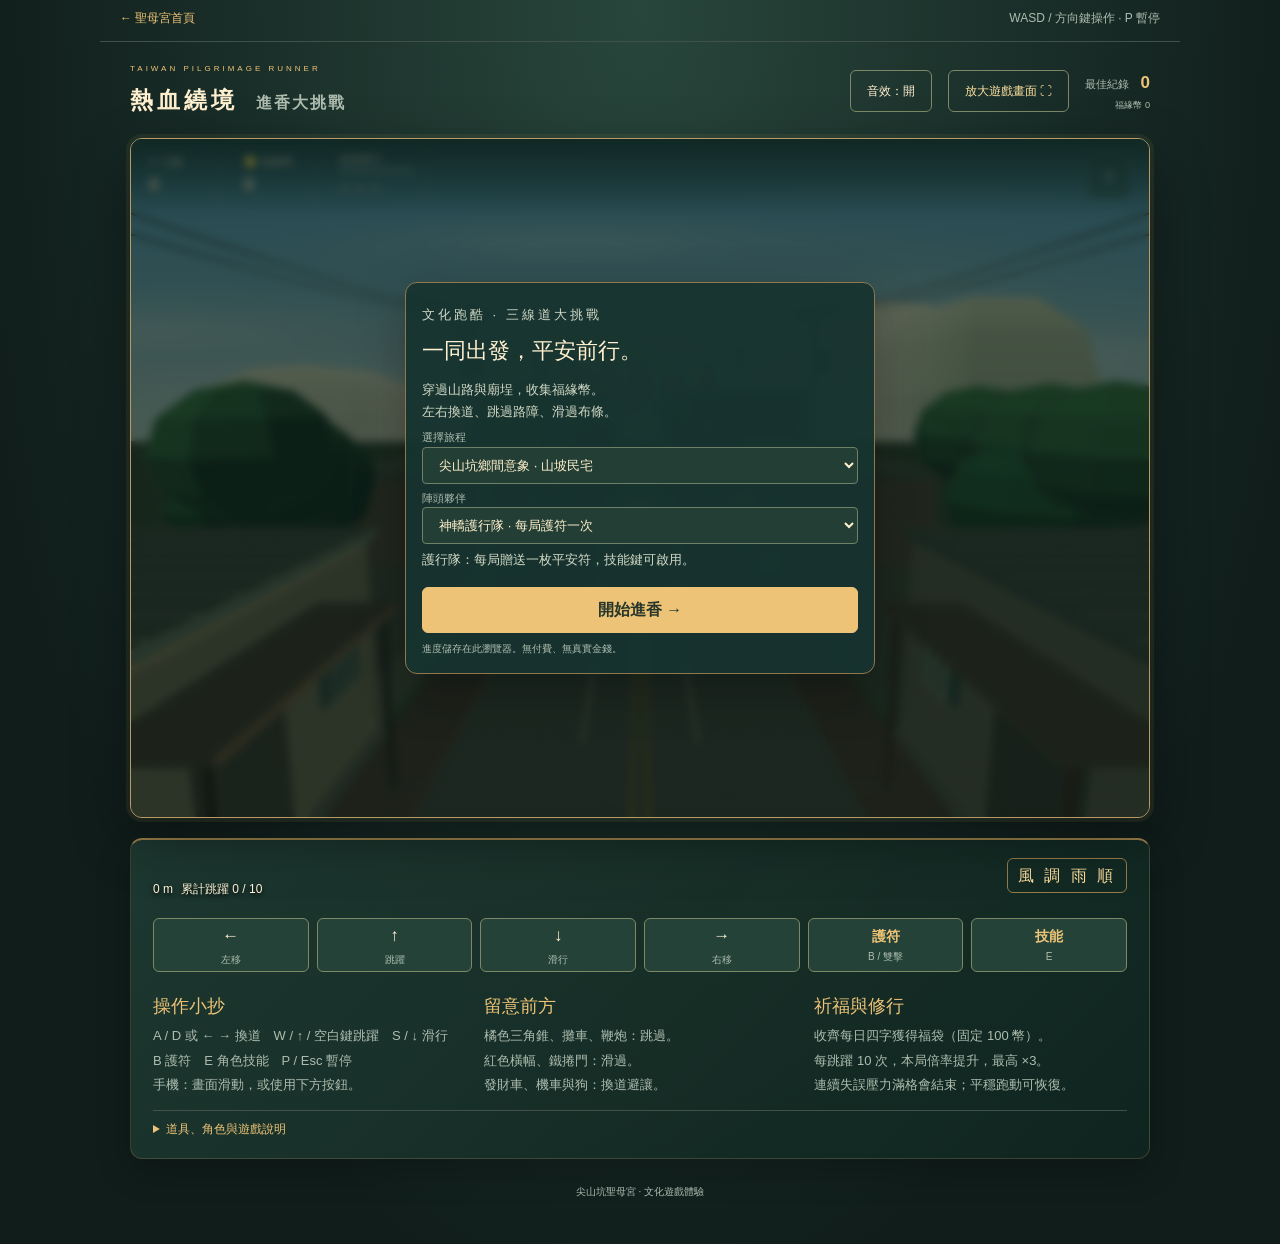
<file: 進香大挑戰/index.html>
<!doctype html><html lang="zh-Hant"><head><meta charset="utf-8"><meta name="viewport" content="width=device-width,initial-scale=1,maximum-scale=1"><meta name="theme-color" content="#172d2b"><title>熱血繞境：進香大挑戰｜尖山坑聖母宮</title><link rel="stylesheet" href="style.css"></head><body><header><a href="../尖山坑聖母宮-完整整合版.html">← 聖母宮首頁</a><span>WASD / 方向鍵操作 · P 暫停</span></header><main><div class="game-top"><div><p class="eyebrow">TAIWAN PILGRIMAGE RUNNER</p><h1>熱血繞境<span>進香大挑戰</span></h1></div><button id="soundToggle" class="secondary" aria-pressed="true">音效：開</button><button id="enlarge" class="secondary" aria-pressed="false">放大遊戲畫面 ⛶</button><div class="record">最佳紀錄 <b id="best">0</b><small>福緣幣 <span id="bank">0</span></small></div></div><div class="arena"><canvas tabindex="0" id="game" aria-label="三線道進香跑酷，使用方向鍵或下方按鈕操作"></canvas><div id="coinFx" aria-hidden="true"></div><div id="boostFx" aria-hidden="true"></div><div id="rewardFx" aria-hidden="true">✦ 祈福字卡集滿 ✦<small>平安護行 · 五秒無敵</small></div><div id="actionFx" aria-hidden="true"></div><div id="edgeFx" aria-hidden="true"><i></i><i></i></div><div id="speedFx" aria-hidden="true"></div><div class="hud"><div><small>✦ 分數</small><b id="score">0</b></div><div><small>🪙 福緣幣</small><b id="coins">0</b></div><div><small>追趕壓力</small><span class="pressure-track" aria-hidden="true"><i id="pressureFill"></i></span><b id="pressure">○ ○ ○</b></div><button id="pause" aria-label="暫停遊戲">Ⅱ</button></div><div class="overlay" id="overlay"><div class="panel"><p class="eyebrow" id="overlayTag">第一站 · 尖山坑起點</p><h2 id="overlayTitle">一同出發，平安前行。</h2><p id="overlayText">穿過山路與廟埕，收集福緣幣。<br>左右換道、跳過路障、滑過布條。</p><div id="choices"><label>選擇旅程<select id="map"><option value="0">尖山坑鄉間意象 · 山坡民宅</option><option value="1">大甲不夜城 · 燈火街道</option><option value="2">白沙屯急行軍 · 海岸彎道</option></select></label><label>陣頭夥伴<select id="character"><option value="0">神轎護行隊 · 每局護符一次</option><option value="1">三太子陣頭轎班 · 300 幣解鎖</option><option value="2">虎爺護行隊 · 500 幣解鎖</option></select></label><button id="unlock" class="secondary">解鎖選取角色</button><p class="hint" id="characterNote">四名轎班隊員共同抬轎，協力前行。</p></div><div class="overlay-actions"><button id="start" class="primary">開始進香 →</button><button id="backMenu" class="secondary" hidden>返回選單</button></div><small id="saveNote">進度儲存在此瀏覽器。無付費、無真實金錢。</small></div></div></div><section class="dashboard" aria-label="操作、任務與規則"><div id="letters" class="word-progress">風 調 雨 順</div><div id="buffs" class="buffs"></div><div id="toast" role="status" aria-live="polite"></div><div class="bottom-hud"><span id="distance">0 m</span><span id="mission">累計跳躍 0 / 10</span></div><div class="controls" aria-label="遊戲控制"><button data-action="left" aria-label="向左換道">←<small>左移</small></button><button data-action="jump" aria-label="跳躍">↑<small>跳躍</small></button><button data-action="slide" aria-label="滑行">↓<small>滑行</small></button><button data-action="right" aria-label="向右換道">→<small>右移</small></button><button data-action="shield" id="shieldBtn">護符<small>B / 雙擊</small></button><button data-action="skill" id="skillBtn">技能<small>E</small></button></div><section class="guide"><div><h3>操作小抄</h3><p>A / D 或 ← → 換道　W / ↑ / 空白鍵跳躍　S / ↓ 滑行<br>B 護符　E 角色技能　P / Esc 暫停<br>手機：畫面滑動，或使用下方按鈕。</p></div><div><h3>留意前方</h3><p>橘色三角錐、攤車、鞭炮：跳過。<br>紅色橫幅、鐵捲門：滑過。<br>發財車、機車與狗：換道避讓。</p></div><div><h3>祈福與修行</h3><p>收齊每日四字獲得福袋（固定 100 幣）。<br>每跳躍 10 次，本局倍率提升，最高 ×3。<br>連續失誤壓力滿格會結束；平穩跑動可恢復。</p></div></section><details><summary>道具、角色與遊戲說明</summary><p>龍：飛行 7 秒；輪：高跳 8 秒，可跨越車輛；盆：吸幣 9 秒；旺：得分 ×2，持續 10 秒；符：增加護符庫存，啟用後 8 秒內抵擋一次碰撞。道具效果以畫面倒數為準。</p><p>神轎護行隊：每局有一枚護符，技能鍵啟用護符。電音三太子：跑速 +8%，技能清除前方障礙，冷卻 20 秒。虎爺：較窄碰撞判定；碰到鞭炮會獲得 10 幣與短暫雙倍分數，技能啟用護符。</p><p>第一關為尖山坑鄉間風格模擬，並非聖母宮周邊逐棟或實測道路還原。三條路線為文化主題創作，不是實際進香路線導航。角色、障礙與道具皆為遊戲演繹，不代表宗教儀式或真實神明能力。遊戲中的福緣幣不具金錢價值。請勿模仿在道路奔跑、穿越車輛或接近鞭炮。</p><p>本作採原創立體透視畫面與三線道機制，不使用其他遊戲的角色、圖像、音效或商標。紀錄僅儲存在本機；清除瀏覽器資料會重置進度。</p></details></section><footer>尖山坑聖母宮 · 文化遊戲體驗</footer></main><script src="renderer3d.js"></script><script src="game.js"></script></body></html>
</file>
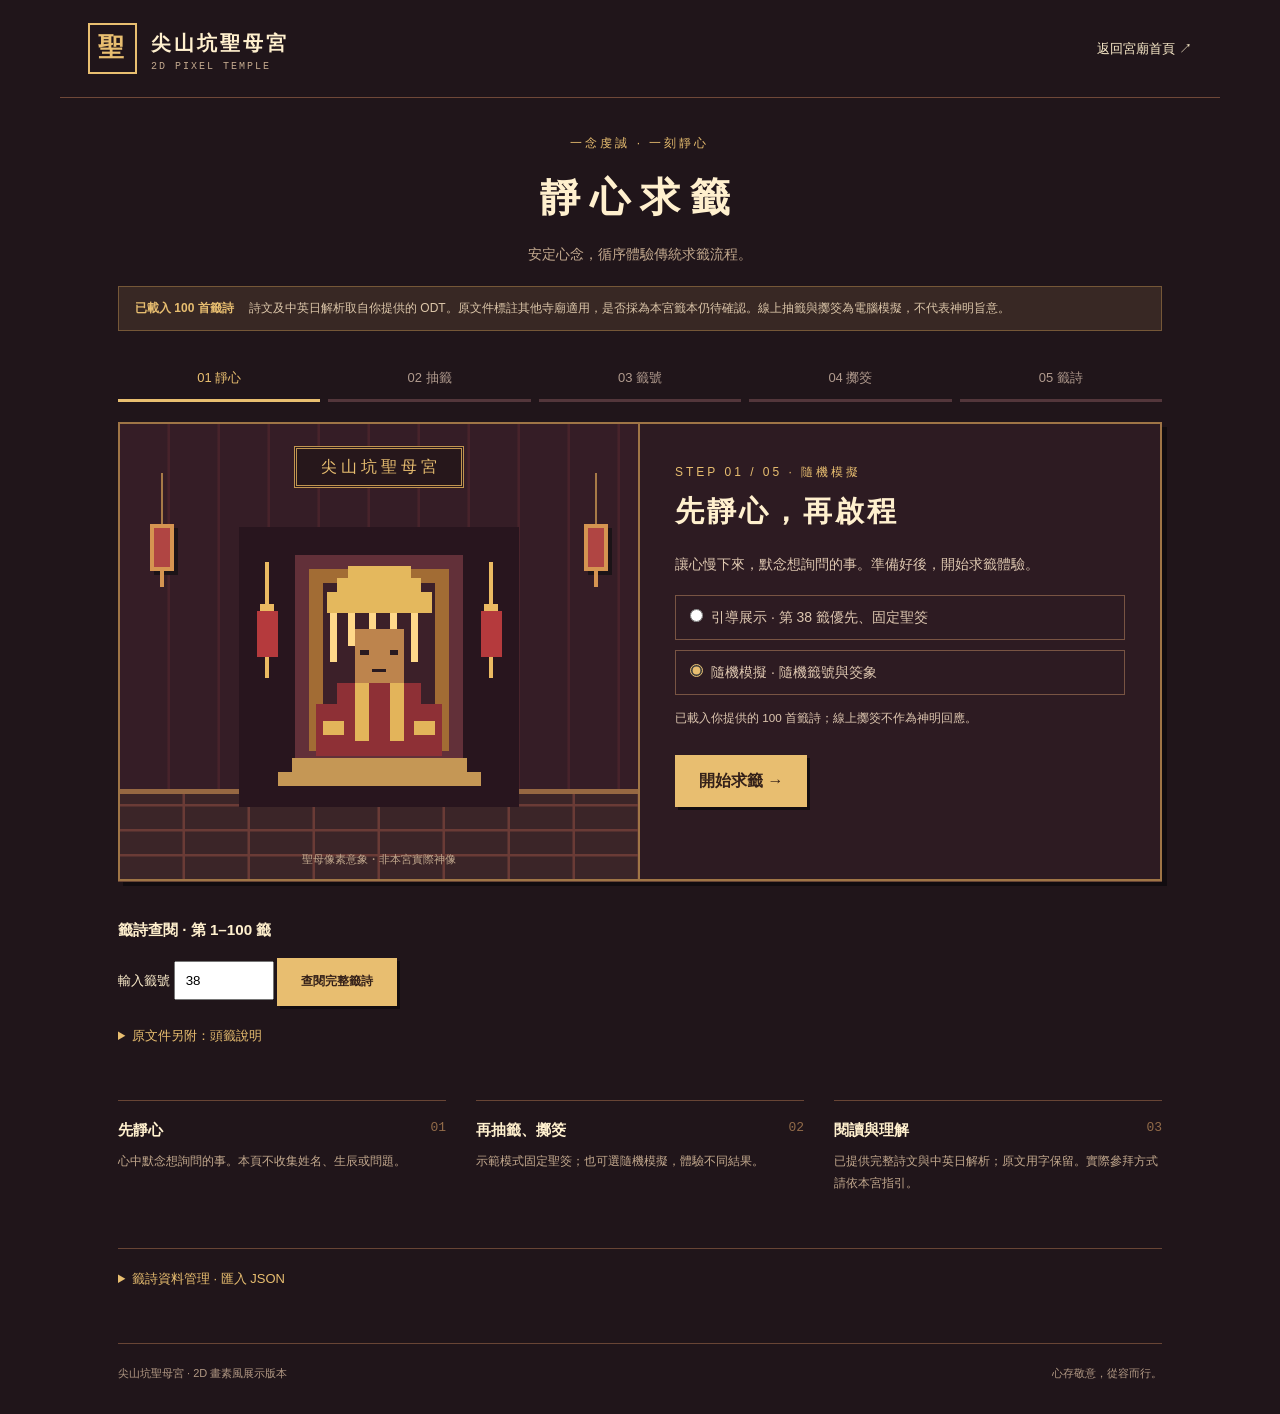
<file: temple-website/fortune.html>
<!doctype html>
<html lang="zh-Hant"><head><meta charset="utf-8"><meta name="viewport" content="width=device-width,initial-scale=1"><title>靜心求籤｜尖山坑聖母宮・展示模擬</title><link rel="stylesheet" href="fortune.css"></head>
<body><header><a href="index.html" class="brand"><span class="seal">聖</span><span>尖山坑聖母宮<small>2D PIXEL TEMPLE</small></span></a><a href="index.html#blessing">返回宮廟首頁 ↗</a></header>
<main><div class="intro"><p class="eyebrow">一念虔誠 · 一刻靜心</p><h1>靜心求籤</h1><p>安定心念，循序體驗傳統求籤流程。</p></div>
<div class="notice"><span>已載入 100 首籤詩</span> 詩文及中英日解析取自你提供的 ODT。原文件標註其他寺廟適用，是否採為本宮籤本仍待確認。線上抽籤與擲筊為電腦模擬，不代表神明旨意。</div>
<ol class="steps" aria-label="求籤進度"><li>01 靜心</li><li>02 抽籤</li><li>03 籤號</li><li>04 擲筊</li><li>05 籤詩</li></ol>
<div class="layout"><section class="scene" aria-label="求籤場景"><div class="scene-top">尖 山 坑 聖 母 宮</div><div class="lantern left" aria-hidden="true"></div><div class="lantern right" aria-hidden="true"></div><div id="art"></div><div class="floor" aria-hidden="true"></div><p class="scene-caption" id="caption">聖母像素意象・非本宮實際神像</p></section>
<section class="panel"><p class="eyebrow" id="stepLabel"></p><h2 id="title" tabindex="-1"></h2><div id="content"></div><div class="actions" id="actions"></div><p id="status" role="status" aria-live="polite"></p><button class="text-btn" id="restart" hidden>↶ 重新開始</button></section></div>
<section class="data"><h3>籤詩查閱 · 第 1–100 籤</h3><label>輸入籤號 <input id="lotNumber" type="number" min="1" max="100" value="38" style="padding:10px;width:100px"></label> <button id="browseLot">查閱完整籤詩</button><p id="browseStatus" role="status"></p><details><summary>原文件另附：頭籤說明</summary><p>得此頭籤者，代表百事順利、大吉</p><p lang="en">This divination tells of the greatest possible good fortune, shining most auspiciously on every aspect of your life, provided only that you hold sincerely true to your faith.</p><p>日語解析：原文件未提供。頭籤未編入 1–100 籤，因此獨立展示，不加入隨機抽取。</p></details></section><section class="instructions"><div><span>01</span><h3>先靜心</h3><p>心中默念想詢問的事。本頁不收集姓名、生辰或問題。</p></div><div><span>02</span><h3>再抽籤、擲筊</h3><p>示範模式固定聖筊；也可選隨機模擬，體驗不同結果。</p></div><div><span>03</span><h3>閱讀與理解</h3><p>已提供完整詩文與中英日解析；原文用字保留。實際參拜方式請依本宮指引。</p></div></section>
<details class="data"><summary>籤詩資料管理 · 匯入 JSON</summary><p>匯入僅套用於這次開啟的頁面，不會上傳或永久保存。匯入後仍保留模擬標示。</p><label class="file-label">選擇籤詩 JSON 檔案 <input id="importFile" type="file" accept=".json,application/json"></label><button id="resetData" class="secondary">恢復原始 100 籤</button><p id="importStatus" role="status"></p><a href="lots.example.json" download>下載資料格式範例（另附完整資料 JSON） ↓</a></details>
</main><footer>尖山坑聖母宮 · 2D 畫素風展示版本 <span>心存敬意，從容而行。</span></footer><noscript>請開啟瀏覽器 JavaScript 以使用互動求籤。</noscript><script src="lots.js"></script><script src="fortune.js"></script></body></html>
</file>
<file: 進香大挑戰/style.css>
:root{--gold:#edc477;--cream:#fff0d0;--muted:#aebdb0;--red:#a6413c}*{box-sizing:border-box}body{margin:0;background:#122522;color:var(--cream);font-family:"Microsoft JhengHei",sans-serif;line-height:1.7}header{display:flex;justify-content:space-between;max-width:1100px;margin:auto;padding:18px 22px;border-bottom:1px solid #405248;font-size:12px;color:var(--muted)}a{color:var(--gold);text-decoration:none}main{max-width:1060px;margin:auto;padding:22px}.game-top{display:flex;justify-content:space-between;align-items:center;margin-bottom:18px}.eyebrow{color:var(--gold);font-size:10px;letter-spacing:3px;margin:0 0 5px}h1{font-family:serif;font-size:32px;margin:0;letter-spacing:4px}h1 span{font-size:16px;letter-spacing:2px;margin-left:18px;color:var(--muted)}.record{text-align:right;font-size:11px;color:var(--muted)}.record b{color:var(--gold);font-size:22px;padding-left:8px}.record small{display:block}.arena{position:relative;height:min(67vh,650px);min-height:440px;background:#466b58;overflow:hidden;border:1px solid #8f784e;border-radius:14px;box-shadow:0 20px 60px #0004}canvas{display:block;width:100%;height:100%;touch-action:none}.hud{position:absolute;top:0;left:0;right:0;display:flex;gap:25px;align-items:center;padding:14px 20px;background:linear-gradient(#102922e8,#10292200);pointer-events:none}.hud>div{min-width:70px}.hud small{display:block;font-size:10px;color:#e0e2c9}.hud b{font-size:21px;text-shadow:0 2px #11271f}.hud button{margin-left:auto;pointer-events:auto;min-width:44px}.bottom-hud{position:absolute;bottom:10px;left:15px;right:15px;display:flex;justify-content:space-between;gap:8px;font-size:12px;text-shadow:0 2px 5px black;pointer-events:none}.buffs{position:absolute;top:77px;left:18px;right:18px;font-size:12px;color:#ffe5a1;text-shadow:0 2px 4px #000}#toast{position:absolute;top:25%;left:12%;right:12%;text-align:center;color:#fff0c4;font-weight:bold;text-shadow:0 2px 5px #000;pointer-events:none}.overlay{position:absolute;inset:0;background:#0d211d9c;display:flex;align-items:center;justify-content:center;padding:20px;backdrop-filter:blur(4px)}.overlay[hidden]{display:none}.panel{max-width:490px;width:100%;padding:26px;background:#17342ff5;border:1px solid #8f784e;border-radius:12px;box-shadow:0 16px 50px #0004;max-height:100%;overflow:auto}.panel h2{font:26px/1.4 serif;margin:10px 0 12px}.panel p{font-size:13px;color:#d0d9c6;margin:8px 0 15px}.panel label{display:block;font-size:11px;color:var(--muted);margin:10px 0}.panel select{display:block;width:100%;padding:9px 12px;border:1px solid #6e8067;background:#223e35;color:#fff1cc;font:14px inherit;border-radius:4px}.panel small{font-size:10px;color:var(--muted);display:block;margin-top:14px}.overlay-actions{display:flex;gap:10px;margin-top:16px}button{font:inherit;border:1px solid #7d8966;background:#244238;color:var(--cream);border-radius:6px;cursor:pointer;min-height:42px;padding:8px 16px}button:hover{filter:brightness(1.15)}button:focus-visible,select:focus-visible,a:focus-visible{outline:3px solid #f2d189;outline-offset:3px}button:disabled{opacity:.45;cursor:default}.primary{background:var(--gold);color:#26362a;font-weight:bold;flex:1;border-color:var(--gold)}.secondary{font-size:12px;background:transparent}.controls{display:flex;gap:10px;margin:18px 0 25px}.controls button{flex:1;min-height:58px;font-weight:bold;font-size:18px;touch-action:manipulation}.controls small{display:block;font-weight:normal;font-size:10px;color:var(--muted)}.controls button:nth-last-child(-n+2){font-size:14px;color:var(--gold)}.guide{display:grid;grid-template-columns:repeat(3,1fr);gap:25px}.guide h3{font:18px serif;color:var(--gold)}.guide p,details{font-size:12px;color:var(--muted)}details{border-top:1px solid #405248;padding-top:16px}summary{cursor:pointer;color:var(--gold)}footer{text-align:center;padding:24px;font-size:10px;color:var(--muted)}@media(max-width:600px){main{padding:12px}header{padding:12px}header span{display:none}h1{font-size:23px;letter-spacing:2px}h1 span{display:block;font-size:12px;margin:0}.arena{height:67vh;min-height:430px}.hud{gap:12px;padding:12px}.hud b{font-size:18px}.hud>div{min-width:52px}.panel{padding:20px}.panel h2{font-size:23px}.controls{gap:5px}.controls button{padding:5px;min-height:52px}.guide{grid-template-columns:1fr;gap:0}.bottom-hud{font-size:10px}.record b{display:block;padding:0}}

.bottom-hud{background:#10221ee8;border:1px solid #d2b97655;border-radius:8px;padding:9px 12px;color:#fff6db}.hud{background:linear-gradient(#102922fa,#10292299,transparent)}.pressure-track{display:block;width:76px;height:5px;background:#ffffff30;border-radius:4px;overflow:hidden}.pressure-track i{display:block;width:0;height:100%;background:#f39b63;transition:width .1s linear}#speedFx{position:absolute;inset:0;pointer-events:none;opacity:0;background:repeating-conic-gradient(from 8deg at 50% 42%,transparent 0deg 14deg,#fff9 14.1deg 14.3deg,transparent 14.4deg 29deg);mask-image:radial-gradient(ellipse,transparent 45%,#000 100%);filter:blur(2px);transition:opacity .3s}@media(prefers-reduced-motion:reduce){#speedFx{display:none}}


/* Centered golden-ratio stage; all instructions live below the canvas. */
html,body{height:100%;overflow:hidden}body{background:radial-gradient(ellipse at top,#28463c,#101d1b 75%)}body>header{max-width:1080px;height:42px;padding:8px 20px}main{width:min(1060px,100%);height:calc(100dvh - 42px);padding:10px 18px;margin:auto;display:flex;align-items:center;flex-direction:column;overflow:hidden}.game-top{width:100%;margin-bottom:8px;flex-shrink:0}.game-top h1{font-size:23px}.game-top .eyebrow{font-size:8px}.game-top .record b{font-size:17px}.arena{position:relative;inset:auto;flex:none;width:min(100%,calc((100dvh - 280px)*1.618));height:auto;min-height:0;aspect-ratio:1.618;border:1px solid #ab8956;border-radius:12px;box-shadow:0 18px 60px #0007}.hud{top:0;padding:8px 14px}.hud b{font-size:18px;display:inline-block}.dashboard{width:100%;flex:1;min-height:0;overflow:auto;overscroll-behavior:contain;margin-top:12px;padding:12px 18px;border:1px solid #8d795354;border-radius:12px;background:#112a24e8;box-shadow:0 12px 35px #0003}.controls{position:static;transform:none;width:100%;margin:8px 0;gap:8px}.controls button{min-height:45px;font-size:17px;padding:3px 12px}.word-progress{position:static;transform:none;float:right;letter-spacing:3px;color:#ffe1a0;border:1px solid #957c4b;padding:3px 10px;border-radius:6px}.bottom-hud{position:static;display:flex;justify-content:flex-start;flex-wrap:wrap;border:0;padding:3px 0;background:none;font-size:12px}.buffs{position:static;text-align:left;min-height:0;font-size:11px}#toast{position:static;text-align:left;min-height:18px;font-size:12px}.guide{display:grid;grid-template-columns:repeat(3,1fr);gap:18px}.guide h3{margin:6px 0;font-size:15px}.guide p{margin:4px 0;font-size:11px}details{margin-top:8px;padding-top:8px}main>footer{display:none}.panel{padding:16px;max-width:470px}.panel h2{font-size:22px}.panel label{margin:5px 0}.panel p{margin:5px 0}.panel small{margin-top:7px}#coinFx,#boostFx,#rewardFx{position:absolute;inset:0;pointer-events:none}#coinFx{overflow:hidden}#coinFx i{position:absolute;left:0;top:0;font-style:normal;color:#ffd366;text-shadow:0 0 12px #ffb52b;font-size:24px}#boostFx{opacity:0;background:radial-gradient(ellipse,transparent 30%,#ffd463aa);transition:opacity .4s}#rewardFx{opacity:0;display:flex;align-items:center;justify-content:center;flex-direction:column;background:radial-gradient(ellipse,#ad792a88,transparent);color:#fff2b6;font-size:clamp(20px,3vw,38px);text-shadow:0 0 24px #ffab00}#rewardFx small{font-size:14px}canvas:focus{outline:none}@media(max-width:600px){main{padding:8px}.game-top h1{font-size:18px}.game-top h1 span{font-size:11px}.arena{width:100%;min-height:0;height:auto}.hud{gap:8px;padding:6px 10px}.hud b{font-size:15px}.hud small{font-size:9px}.dashboard{padding:10px}.guide{grid-template-columns:1fr}.word-progress{float:none;text-align:center}.bottom-hud{justify-content:space-between}.controls{gap:4px}.controls button{padding:3px;min-height:43px}.overlay{padding:8px}.panel{padding:12px}}@media(max-height:520px) and (min-width:601px){.game-top{display:none}.arena{width:min(100%,calc((100dvh - 170px)*1.618))}.dashboard{margin-top:6px;padding:6px 12px}}@media(prefers-reduced-motion:reduce){#boostFx{display:none}}

/* One document scroll, generous stage, optional wide view. */
html,body{height:auto;min-height:100%;overflow-x:hidden;overflow-y:auto}main{height:auto;min-height:0;overflow:visible;display:block;width:min(1120px,100%);padding:20px}.game-top{display:flex;gap:16px;margin-bottom:18px}.game-top>div:first-child{margin-right:auto}.arena{display:block;width:100%;height:auto;min-height:0;aspect-ratio:1.618;margin:auto}.dashboard{height:auto;max-height:none;overflow:visible;overscroll-behavior:auto;margin-top:20px;padding:18px 22px}.guide{margin-top:16px}.guide h3{font-size:18px}.guide p{font-size:13px;line-height:1.9}.controls{margin:16px 0}.controls button{min-height:54px}main>footer{display:block}body.wide main{width:min(1540px,100%)}#enlarge{white-space:nowrap;color:#ffe1a0}@media(max-width:600px){main{padding:12px}.game-top{flex-wrap:wrap;gap:10px}.game-top>div:first-child{width:60%}.game-top #enlarge{order:3;width:100%}.dashboard{padding:14px}.guide{grid-template-columns:1fr}.arena{width:100%;height:auto}.controls button{min-height:48px}}

#edgeFx{position:absolute;inset:0;pointer-events:none;opacity:0;transition:opacity .4s}#edgeFx i{position:absolute;top:0;bottom:0;left:0;width:10%;backdrop-filter:blur(1.2px);-webkit-backdrop-filter:blur(1.2px);mask-image:linear-gradient(to right,#000,transparent)}#edgeFx i+i{left:auto;right:0;transform:scaleX(-1)}@media(prefers-reduced-motion:reduce){#edgeFx{display:none}}

#actionFx{position:absolute;inset:0;pointer-events:none;opacity:0;border:2px solid #ffe2a1;border-radius:50%;background:radial-gradient(ellipse,transparent 55%,#f4dc9b66);filter:blur(2px)}@media(prefers-reduced-motion:reduce){#actionFx{display:none}}

.arena{aspect-ratio:3/2;box-shadow:0 0 0 4px #c4a36615,0 20px 55px #0006;border:1px solid #b69b64}canvas{width:100%;height:100%;object-fit:contain}.hud{background:linear-gradient(#152b27ed,#152b2788,transparent);padding:12px 18px}.hud>div{padding-right:12px;border-right:1px solid #e9cf9526}.hud small{letter-spacing:1px;color:#d4c9ad}.hud b{color:#fff0ce}.dashboard{border-top:2px solid #9b814b;background:linear-gradient(135deg,#1e3931f5,#10251ff2)}@media(max-width:600px){.hud{padding:8px 10px}.hud>div{padding-right:5px}}
</file>
<file: temple-website/fortune.css>
:root{--bg:#20151a;--panel:#2d1b22;--gold:#e8be70;--muted:#c3a98e;--red:#84343d;--cream:#fff0ce}*{box-sizing:border-box}body{margin:0;background:var(--bg);color:var(--cream);font-family:"Microsoft JhengHei",sans-serif;line-height:1.8}a{color:inherit;text-decoration:none}header{max-width:1160px;margin:auto;display:flex;justify-content:space-between;align-items:center;padding:23px 28px;border-bottom:1px solid #6f4838;font-size:13px}.brand{display:flex;gap:14px;align-items:center;font-size:20px;letter-spacing:3px;font-weight:bold}.brand small{display:block;font:10px monospace;letter-spacing:2px;color:var(--muted)}.seal{border:2px solid var(--gold);padding:0 8px;color:var(--gold);font-family:serif;font-size:26px}main{max-width:1100px;margin:auto;padding:35px 28px}.intro{text-align:center}.eyebrow{color:var(--gold);letter-spacing:3px;font-size:12px;margin:0 0 8px}h1{font-family:serif;font-size:40px;letter-spacing:10px;margin:0}p{margin:8px 0 18px}.intro>p:last-child{color:var(--muted);font-size:14px}.notice{background:#382824;border:1px solid #755737;padding:11px 16px;font-size:12px;color:#dcc6a9}.notice span{color:var(--gold);font-weight:bold;margin-right:12px}.steps{list-style:none;display:flex;padding:0;margin:26px 0 20px;gap:8px}.steps li{flex:1;text-align:center;padding:9px 0;border-bottom:3px solid #53363b;color:#b19b8e;font-size:13px}.steps li.active{border-color:var(--gold);color:var(--gold)}.steps li.done{border-color:#9b6d4e}.layout{display:grid;grid-template-columns:1fr 1fr;border:2px solid #9f7546;box-shadow:5px 5px 0 #110c10;min-height:438px}.scene{position:relative;overflow:hidden;background:repeating-linear-gradient(90deg,transparent 0 47px,#48232b 48px 50px),#351d26;display:flex;flex-direction:column;align-items:center;justify-content:center;min-height:430px;border-right:2px solid #9f7546}.scene-top{position:absolute;top:22px;padding:4px 24px;background:#26171b;border:3px double #c19450;color:var(--gold);font-family:serif;z-index:2}.scene-caption{position:absolute;bottom:10px;font-size:11px;color:var(--muted);margin:0;z-index:2}.floor{position:absolute;bottom:0;width:100%;height:90px;background:repeating-linear-gradient(0deg,transparent 0 22px,#6a3b36 23px 25px),repeating-linear-gradient(90deg,#3b2528 0 62px,#6a3b36 63px 65px);border-top:5px solid #966842}.lantern{position:absolute;top:100px;width:24px;height:47px;background:#b04543;border:4px solid #d59451;box-shadow:4px 4px #1b1317}.lantern:before{content:"";position:absolute;top:-55px;height:51px;width:2px;background:#a77a47;left:7px}.lantern:after{content:"";position:absolute;bottom:-20px;height:16px;width:4px;background:#d59451;left:6px}.left{left:30px}.right{right:30px}#art{z-index:1;position:relative;margin-top:40px}#art img{width:280px;max-width:100%;image-rendering:pixelated} .panel{padding:38px 35px;background:var(--panel);min-width:0}h2{font-family:serif;font-size:29px;letter-spacing:3px;line-height:1.4;margin:0 0 20px}#content{color:#dec7b0;font-size:14px}#content label{display:block;border:1px solid #785443;margin:10px 0;padding:9px;cursor:pointer}input[type=radio]{accent-color:var(--gold);margin-right:8px}.actions{display:flex;gap:12px;flex-wrap:wrap;margin-top:24px}button{font:inherit;cursor:pointer;border:2px solid #e8be70;padding:10px 22px;min-height:48px;background:var(--gold);color:#342119;box-shadow:3px 3px 0 #130d10;font-weight:bold}button:hover{filter:brightness(1.1)}button:disabled{opacity:.6;cursor:wait}button.secondary{background:transparent;color:var(--gold)}button.text-btn{border:0;box-shadow:none;padding:4px 0;background:none;color:var(--muted);font-size:12px}a:focus-visible,button:focus-visible,input:focus-visible,summary:focus-visible{outline:3px solid #fff3cd;outline-offset:5px}#status{font-size:12px;color:var(--gold);min-height:22px;margin:12px 0 0}.instructions{display:grid;grid-template-columns:repeat(3,1fr);gap:30px;margin:35px 0}.instructions>div{border-top:1px solid #684535;padding-top:15px}.instructions span{float:right;color:#926b49;font-family:monospace}.instructions h3{font-size:15px;margin:0 0 5px}.instructions p{font-size:12px;color:var(--muted)}.data{font-size:13px;border-top:1px solid #684535;padding:18px 0}.data summary{cursor:pointer;color:var(--gold)}.data p{margin-top:15px}.file-label{display:block;margin-bottom:15px}.data button{font-size:12px}.data a{text-decoration:underline}footer{max-width:1044px;margin:auto;padding:20px 0 30px;border-top:1px solid #684535;color:#b29984;font-size:11px;display:flex;justify-content:space-between}.cup{position:relative;width:125px;height:155px;background:repeating-linear-gradient(90deg,#983e3e 0 19px,#702b32 20px 25px);border:6px solid #c48b4c;box-shadow:7px 7px #1c1219;margin:110px 0 18px}.cup:before{content:"籤";position:absolute;inset:36px 23px;background:#d4a65e;color:#642a2d;text-align:center;font:40px/65px serif;border:3px solid #edca86}.stick{position:absolute;bottom:147px;width:12px;height:110px;background:#e2b66f;border:3px solid #936336;transform-origin:bottom}.drawn{width:50px;height:250px;background:#e9c382;border:5px solid #a4773e;text-align:center;color:#572e24;writing-mode:vertical-rl;font:24px serif;padding:15px 7px;box-shadow:7px 7px #1c1219}.blocks{display:flex;gap:25px;padding:70px 20px}.block{width:55px;height:130px;background:#bd4a44;clip-path:polygon(0 0,60% 0,80% 10%,100% 30%,100% 70%,80% 90%,60% 100%,0 100%);transform:rotate(25deg);border-right:13px solid #792b30}.block.flat{background:#e0a36d;border-right-color:#a95343;transform:rotate(205deg)}.poem{background:#f1dfb9;padding:20px;color:#563229;border:4px double #a87443;white-space:pre-wrap;overflow-wrap:anywhere;line-height:2}.result-number{font-size:40px;color:var(--gold);font-family:serif}.badge{display:inline-block;font-size:11px;background:#583039;padding:2px 8px;color:#ffdfad}.shake{animation:shake .18s steps(2) infinite}.toss{animation:toss .7s steps(7) infinite}@keyframes shake{0%,100%{transform:rotate(-6deg)}50%{transform:rotate(6deg)}}@keyframes toss{50%{transform:translateY(-50px) rotate(150deg)}}@media(max-width:680px){header{padding:15px 18px}.brand{font-size:16px;letter-spacing:1px}header>a:last-child{font-size:11px}.brand small{font-size:8px}main{padding:24px 16px}h1{font-size:32px}.steps{gap:3px}.steps li{font-size:11px}.layout{grid-template-columns:1fr}.scene{min-height:300px;border-right:0;border-bottom:2px solid #9f7546}.scene-top{top:12px;font-size:12px}.scene #art img{width:210px}.scene-caption{bottom:6px}.panel{padding:25px 23px}.cup{margin:65px 0 20px;height:115px;width:100px}.cup:before{inset:20px 15px;font-size:30px;line-height:55px}.stick{bottom:107px;height:78px}.drawn{height:200px;margin:20px 0}.blocks{padding:30px}.instructions{gap:15px}.instructions h3{font-size:13px}.instructions p{font-size:11px}footer{margin:0 16px;display:block}footer span{display:block}.data input{max-width:100%}}@media(prefers-reduced-motion:reduce){*,*:before,*:after{animation:none!important;scroll-behavior:auto!important}}@media print{header,.scene,.steps,.instructions,.data,footer,.actions,#restart,.intro{display:none}.layout{display:block;border:0}.panel{background:white;color:black}.notice{color:black}body{background:white}.poem{border:1px solid black}}
</file>
